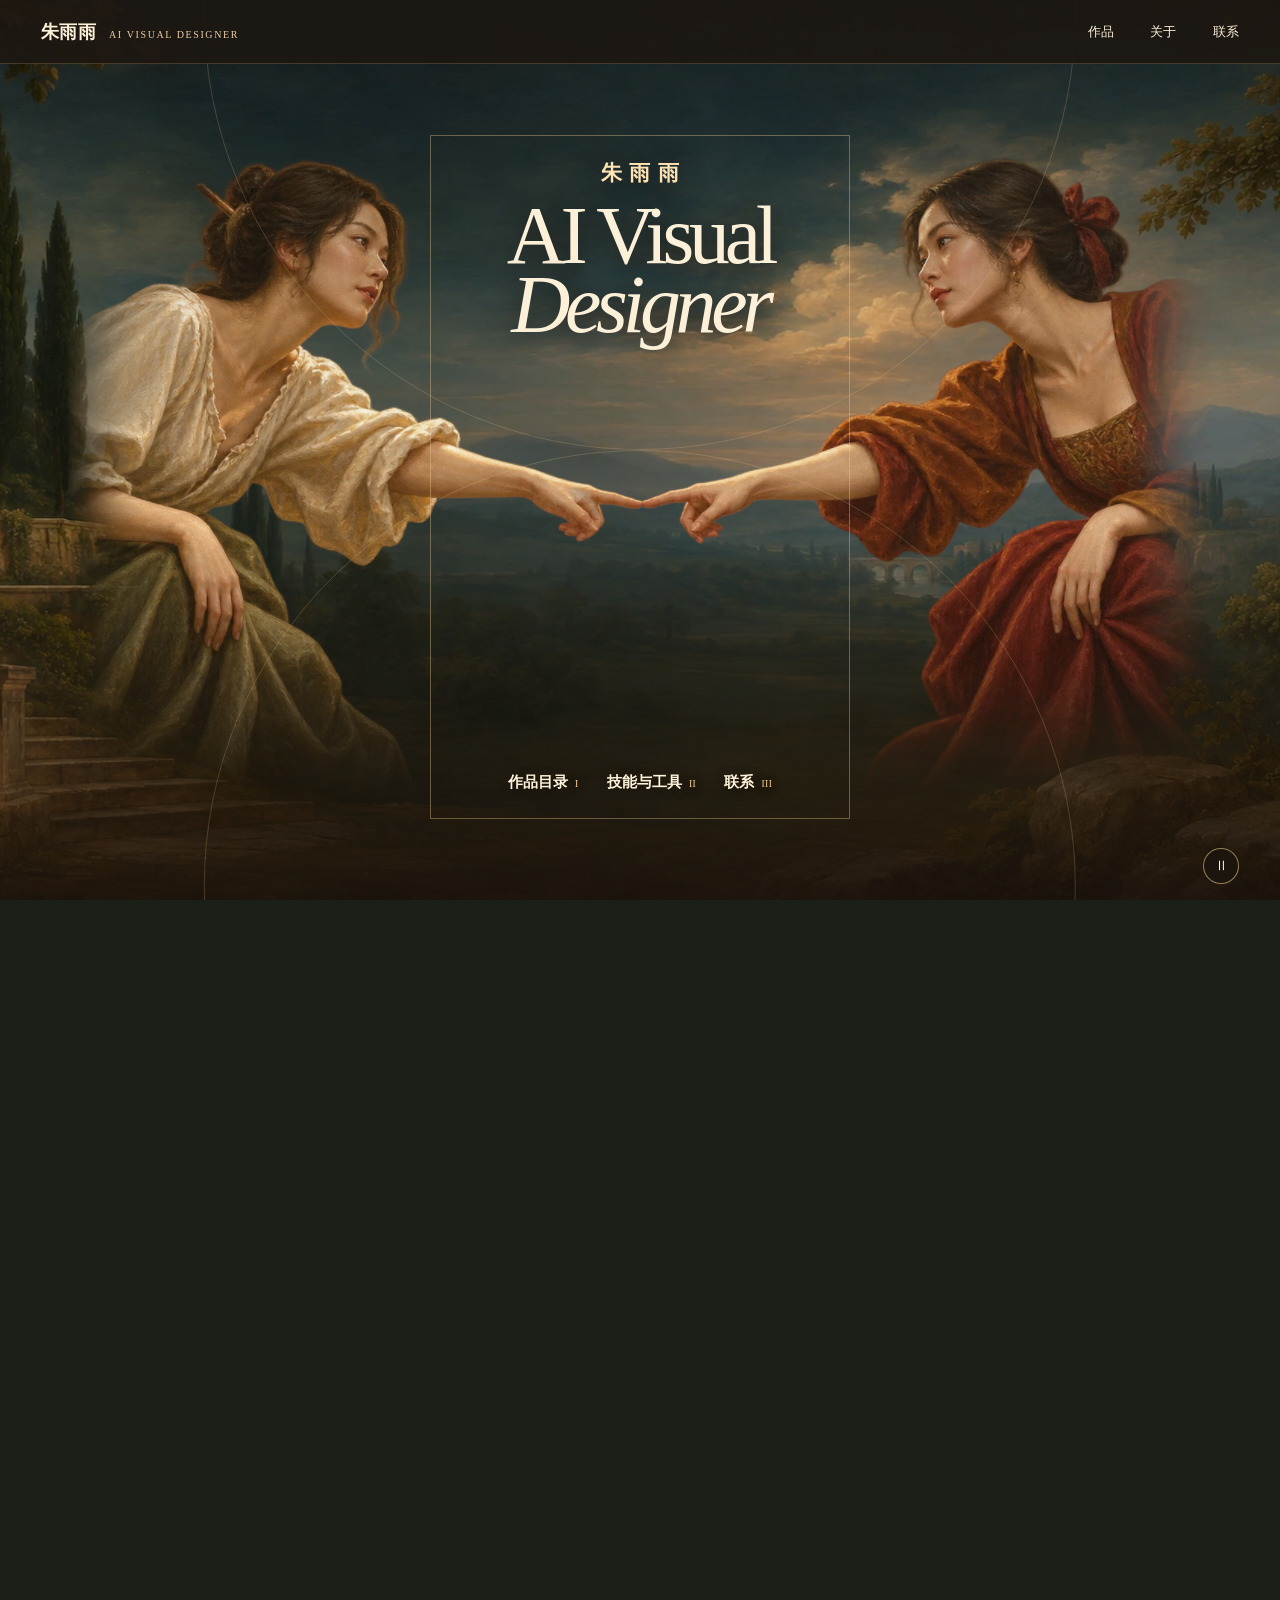
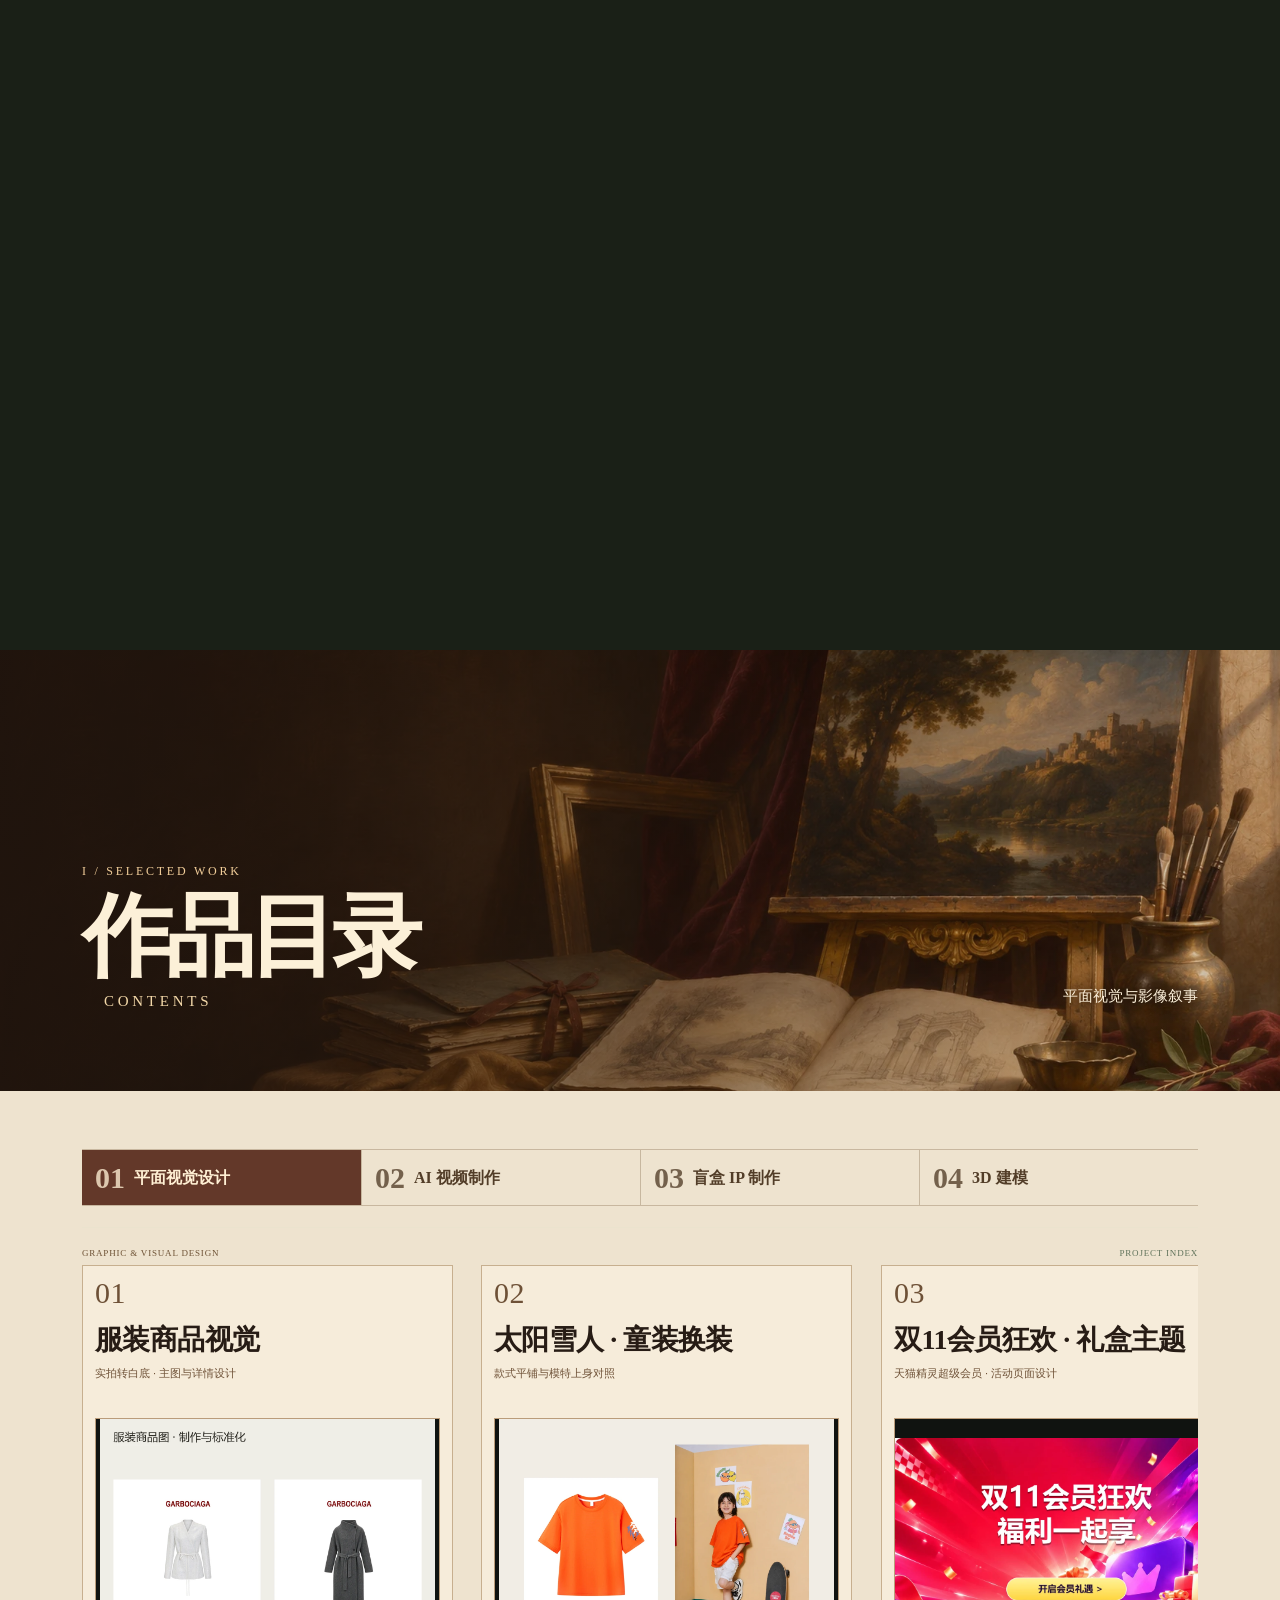
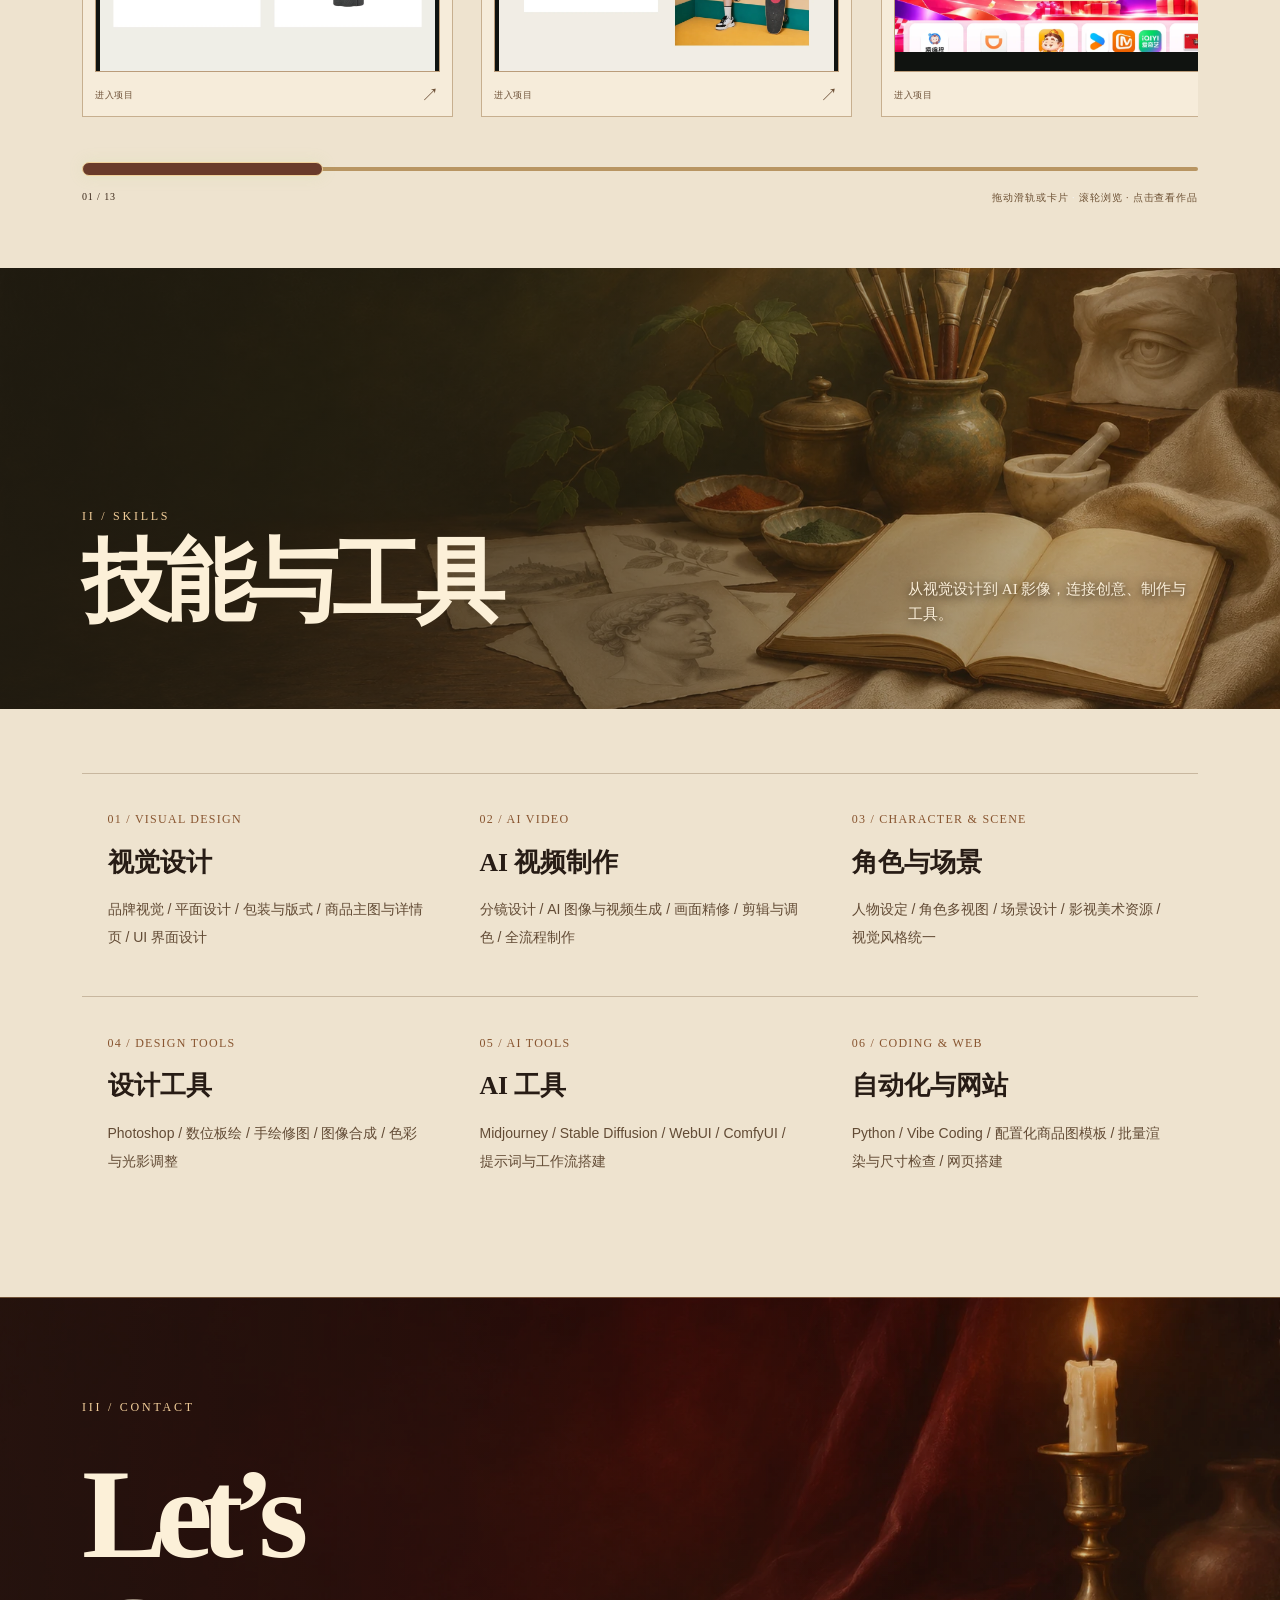
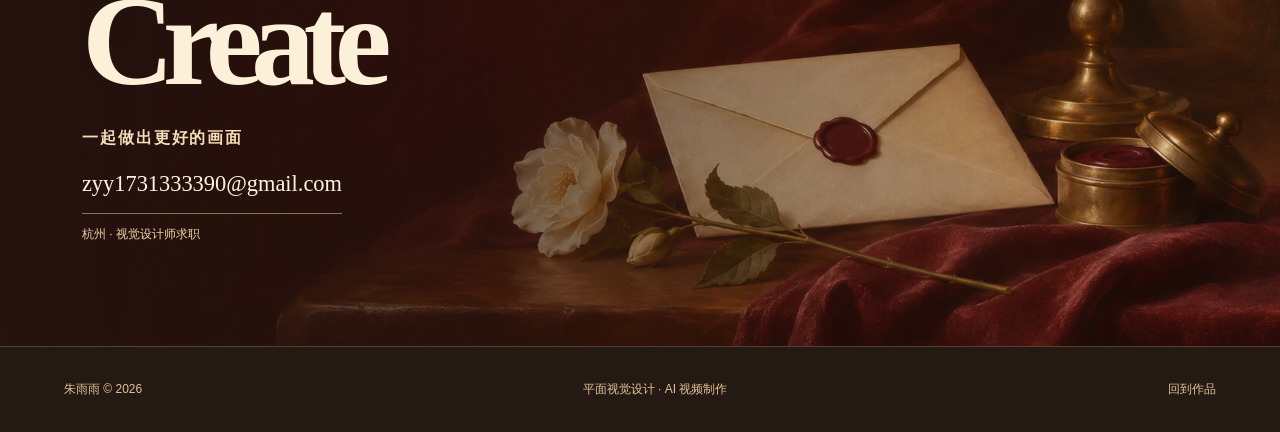
<file: index.html>
<!doctype html><html lang="zh-CN"><head><meta charset="utf-8"><meta name="viewport" content="width=device-width,initial-scale=1"><meta name="theme-color" content="#211811"><meta name="description" content="朱雨雨的视觉设计作品集。探索童装 AI 换装、影视与角色视觉、产品广告，以及品牌与平面视觉设计。"><title>朱雨雨 · AI 视觉设计作品集</title><link rel="preload" href="vendor/Anton-Regular.ttf" as="font" type="font/ttf" crossorigin><link rel="modulepreload" href="vendor/three.module.min.js"><link rel="stylesheet" href="style.css?v=blender-20261102"><link rel="stylesheet" href="production.css?v=skills-grid-13"><script src="data.js?v=emotion-storage-4" defer></script><link rel="stylesheet" href="garment-case.css?v=airy-7"><script src="garment-case.js?v=selected-comparisons-6" defer></script><link rel="stylesheet" href="commerce-cases.css?v=sun-snowman-3"><script src="commerce-cases.js?v=sun-snowman-expanded-4" defer></script><script src="app.js?v=emotion-storage-4" defer></script><meta property="og:title" content="朱雨雨 · AI / VISUAL DESIGNER"><meta property="og:description" content="电商、影视与角色视觉，以及品牌设计的更多可能。"><meta property="og:image" content="https://zyygit-zh.github.io/ai-designer-portfolio/assets/oil-edition/atelier.webp"><script type="module" src="cover-motion.js?v=oil-2"></script><link rel="stylesheet" href="edition.css?v=oil-2"><link rel="stylesheet" href="oil-cases.css?v=emotion-storage-4"></head><body class="edition">
<a class="skip" href="#works">跳到作品</a><header class="header">
  <a class="identity" href="#home" aria-label="朱雨雨首页">朱雨雨 <span>AI VISUAL DESIGNER</span></a>
  <nav aria-label="主导航">
    <a class="edition-direct" href="#works">作品</a>
    <a class="edition-direct" href="#about">关于</a>
    <a class="edition-direct" href="#contact">联系</a>
    <details class="edition-menu">
      <summary>目录</summary>
      <div class="edition-menu-panel">
        <a href="#works">作品目录</a>
        <a href="#about">技能与工具</a>
        <a href="#contact">联系</a>
      </div>
    </details>
  </nav>
</header>
<main><div class="edition-opening" id="home">
  <section class="cover edition-viewport" aria-label="个人网站封面">
    <div class="cover-poster" aria-hidden="true"><img src="assets/oil-edition/figures.webp" alt="" width="1536" height="1024" fetchpriority="high"></div>
    <div id="cover-stage" aria-hidden="true"></div>
    <div class="edition-shade" aria-hidden="true"></div>
    <div class="edition-guides" aria-hidden="true"></div>
    <div class="edition-frame">
      <h1 class="edition-heading"><span class="edition-name">朱雨雨</span><span>AI Visual</span><span>Designer</span></h1>
      <nav class="edition-frame-nav" aria-label="首页目录">
        <a href="#works">作品目录 <span aria-hidden="true">I</span></a>
        <a href="#about">技能与工具 <span aria-hidden="true">II</span></a>
        <a href="#contact">联系 <span aria-hidden="true">III</span></a>
      </nav>
    </div>
    <a class="edition-docked" href="#home" aria-label="返回首页">朱雨雨<br>AI Visual<br>Designer</a>
    <nav class="edition-rail" aria-label="章节目录">
      <a href="#works" aria-current="location">作品目录 <span aria-hidden="true">I</span></a>
        <a href="#about">技能与工具 <span aria-hidden="true">II</span></a>
        <a href="#contact">联系 <span aria-hidden="true">III</span></a>
    </nav>
    <div class="edition-chapter" aria-hidden="true">作品目录</div>
    <button id="cover-motion-toggle" class="cover-motion-toggle" aria-label="暂停封面动效" aria-pressed="false" hidden>Ⅱ</button>
  </section>
</div><section id="works" class="works catalog" aria-labelledby="catalog-title">
 <div class="catalog-heading">
  <div><p class="eyebrow">I / SELECTED WORK</p><h2 id="catalog-title">作品目录<span>CONTENTS</span></h2></div>
  <p class="catalog-heading-note">平面视觉与影像叙事</p>
 </div>
 <div class="catalog-panel">
  <div class="filter-line">
   <div class="filters" aria-label="作品目录分类">
    <button class="active" data-filter="visual" aria-pressed="true"><span class="catalog-tab-number">01</span><span class="catalog-tab-title">平面视觉设计</span><span class="catalog-tab-check" aria-hidden="true">✓</span></button>
    <button data-filter="video" aria-pressed="false"><span class="catalog-tab-number">02</span><span class="catalog-tab-title">AI 视频制作</span><span class="catalog-tab-check" aria-hidden="true">✓</span></button><button class="catalog-tab" data-filter="ip" aria-pressed="false"><span class="catalog-tab-number">03</span><span class="catalog-tab-title">盲盒 IP 制作</span><span class="catalog-tab-check" aria-hidden="true">✓</span></button><button class="catalog-tab" data-filter="model" aria-pressed="false"><span class="catalog-tab-number">04</span><span class="catalog-tab-title">3D 建模</span><span class="catalog-tab-check" aria-hidden="true">✓</span></button>
   </div>
  </div>
  <div class="catalog-meta"><span id="catalog-type">GRAPHIC &amp; VISUAL DESIGN</span><span>PROJECT INDEX</span></div>
  <div class="gallery catalog-gallery" id="gallery" aria-label="平面视觉设计项目目录" tabindex="0"></div>
  <div class="catalog-navigation">
   <input id="gallery-range" class="catalog-range" type="range" min="0" max="1000" step="1" value="0" aria-label="作品目录浏览滑轨" aria-controls="gallery">
   <div class="gallery-bottom"><span id="gallery-status" aria-live="polite"></span><span>拖动滑轨或卡片 <span aria-hidden="true">·</span> 滚轮浏览 <span aria-hidden="true">·</span> 点击查看作品</span></div>
  </div>
 </div>
</section>

<section id="about" class="skills-section" aria-labelledby="skills-title">
 <div class="skills-heading"><div><p class="eyebrow">II / SKILLS</p><h2 id="skills-title">技能与工具</h2></div><p>从视觉设计到 AI 影像，连接创意、制作与工具。</p></div>
 <div class="skills-grid">
  <article class="skill-card"><span class="skill-number">01 / VISUAL DESIGN</span><h3>视觉设计</h3><p>品牌视觉 / 平面设计 / 包装与版式 / 商品主图与详情页 / UI 界面设计</p></article>
  <article class="skill-card"><span class="skill-number">02 / AI VIDEO</span><h3>AI 视频制作</h3><p>分镜设计 / AI 图像与视频生成 / 画面精修 / 剪辑与调色 / 全流程制作</p></article>
  <article class="skill-card"><span class="skill-number">03 / CHARACTER &amp; SCENE</span><h3>角色与场景</h3><p>人物设定 / 角色多视图 / 场景设计 / 影视美术资源 / 视觉风格统一</p></article>
  <article class="skill-card"><span class="skill-number">04 / DESIGN TOOLS</span><h3>设计工具</h3><p>Photoshop / 数位板绘 / 手绘修图 / 图像合成 / 色彩与光影调整</p></article>
  <article class="skill-card"><span class="skill-number">05 / AI TOOLS</span><h3>AI 工具</h3><p>Midjourney / Stable Diffusion / WebUI / ComfyUI / 提示词与工作流搭建</p></article>
  <article class="skill-card"><span class="skill-number">06 / CODING & WEB</span><h3>自动化与网站</h3><p>Python / Vibe Coding / 配置化商品图模板 / 批量渲染与尺寸检查 / 网页搭建</p></article>
 </div>
</section>
<section id="contact" class="contact"><p class="eyebrow">III / CONTACT</p><h2>Let’s<br>Create</h2><p class="contact-motto">一起做出更好的画面</p><div class="contact-links"><a href="mailto:zyy1731333390@gmail.com">zyy1731333390@gmail.com</a><span>杭州 · 视觉设计师求职</span></div></section></main>
<footer><span>朱雨雨 © 2026</span><p>平面视觉设计 · AI 视频制作</p><a href="#works">回到作品</a></footer>
<dialog id="project-dialog" aria-labelledby="project-title"><div class="dialog-top"><span id="project-type"></span><button class="close" id="close-project" aria-label="关闭项目">关闭 ×</button></div><div id="project-content"></div></dialog><dialog id="lightbox" aria-label="查看大图"><button class="close lightbox-close" id="close-lightbox" aria-label="关闭大图">关闭 ×</button><img id="lightbox-image" alt=""><p id="lightbox-caption"></p><div class="lightbox-nav"><button id="lightbox-prev" aria-label="上一张图片">←</button><span id="lightbox-index"></span><button id="lightbox-next" aria-label="下一张图片">→</button></div></dialog>
</body></html>
</file>
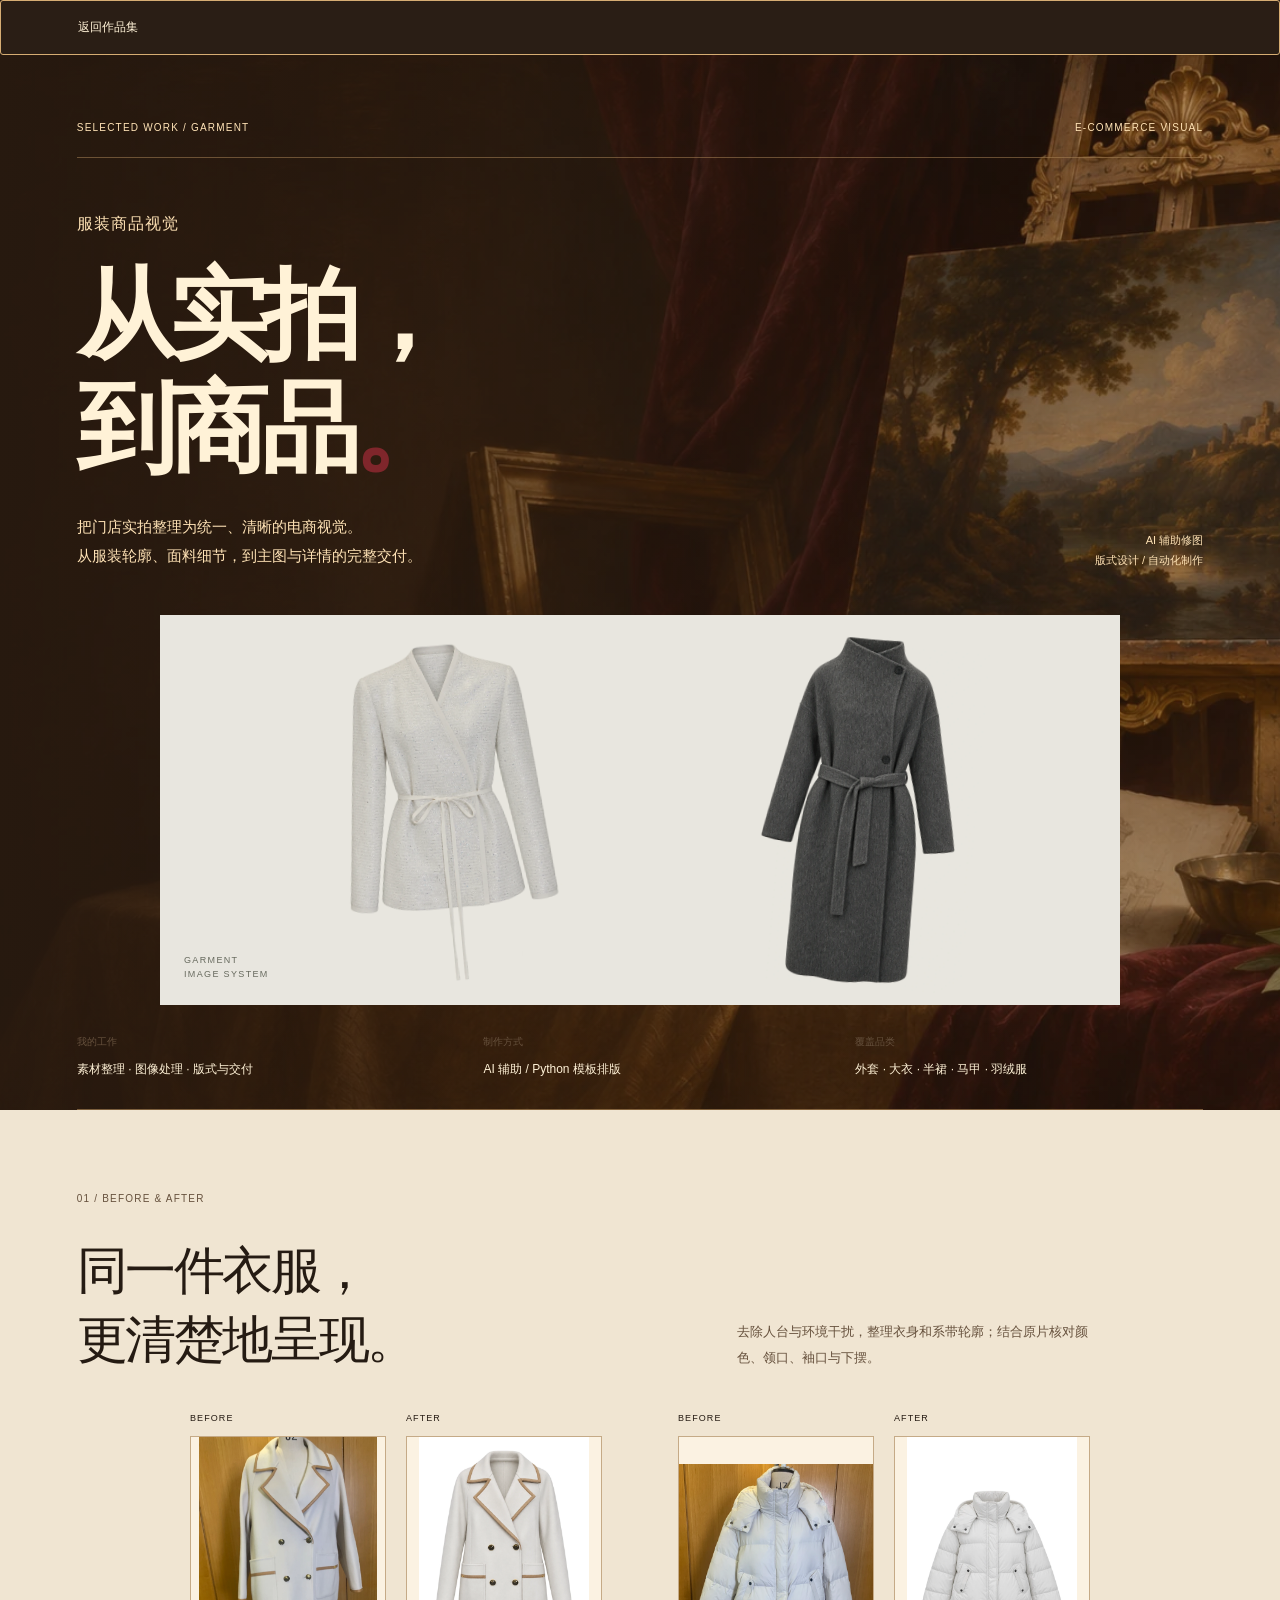
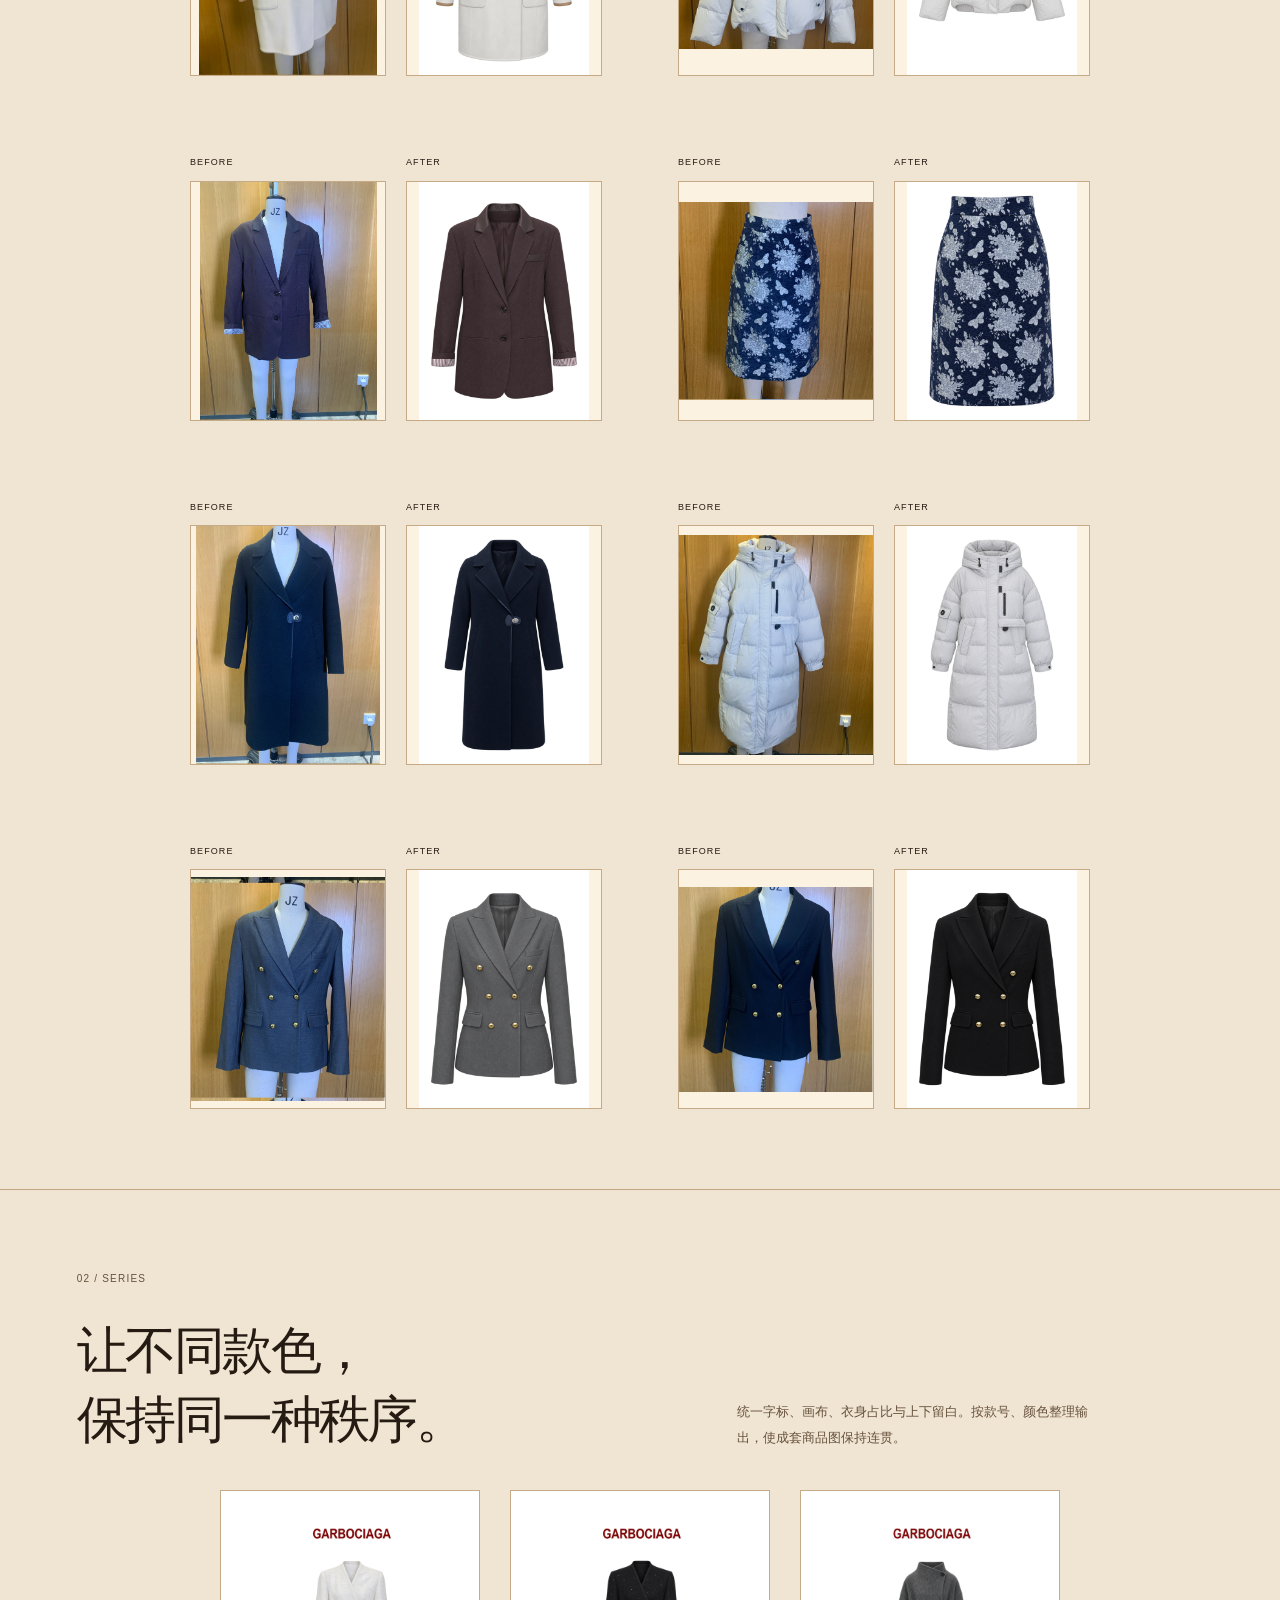
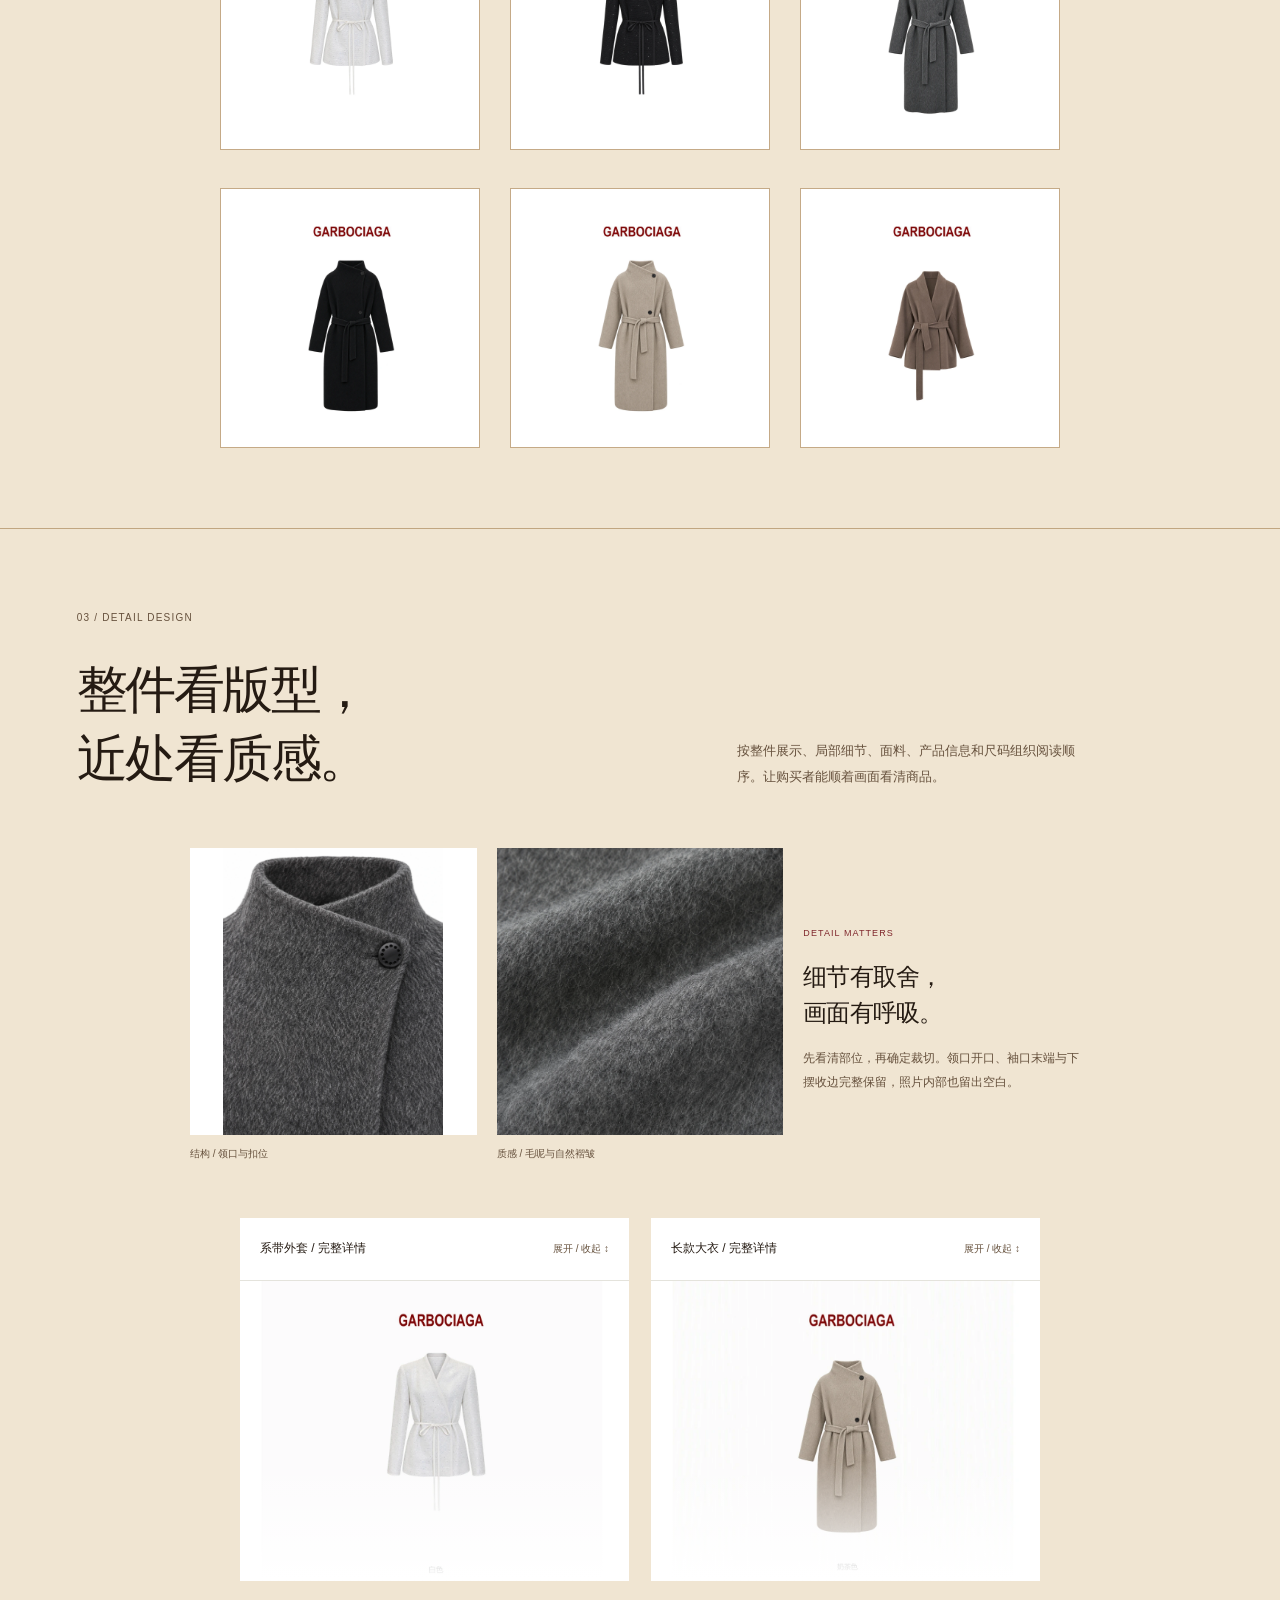
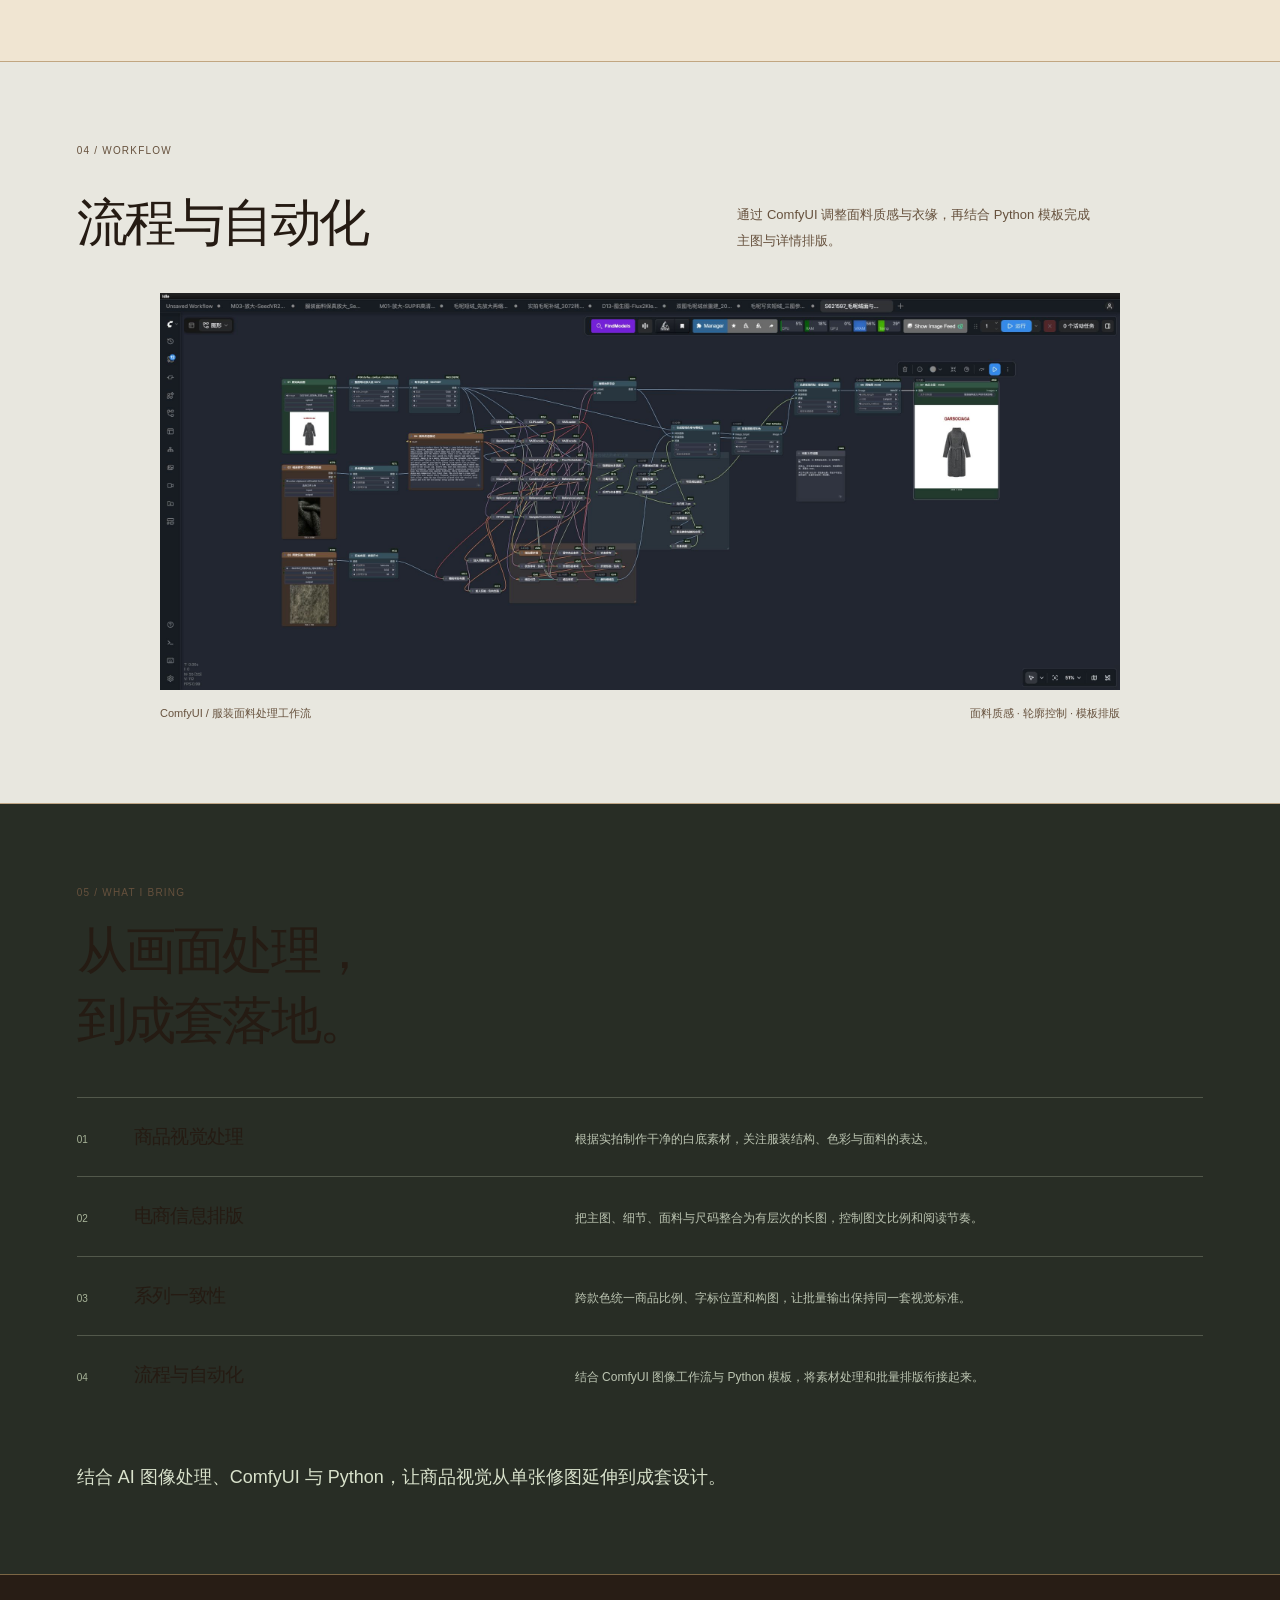
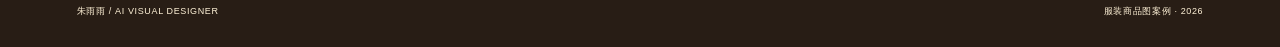
<file: garment-case.html>
<!doctype html>
<html lang="zh-CN"><head><meta charset="utf-8"><meta name="viewport" content="width=device-width,initial-scale=1"><meta name="theme-color" content="#251b13"><meta name="description" content="朱雨雨的服装电商视觉案例：原始实拍与白底成品对比、多色商品图、详情长图，以及 AI 辅助图像处理与 Python 模板排版。"><title>服装商品视觉 — 朱雨雨</title><link rel="stylesheet" href="garment-case.css?v=airy-7"><script src="garment-case.js?v=selected-comparisons-6" defer></script><link rel="stylesheet" href="oil-cases.css?v=oil-1"></head><body class="garment-standalone"><a class="gc-back" href="index.html#works">返回作品集</a><main id="garment-case-page"></main><noscript>此案例需要启用 JavaScript。<a href="assets/garment/cover.webp">查看商品图预览</a></noscript></body></html>
</file>
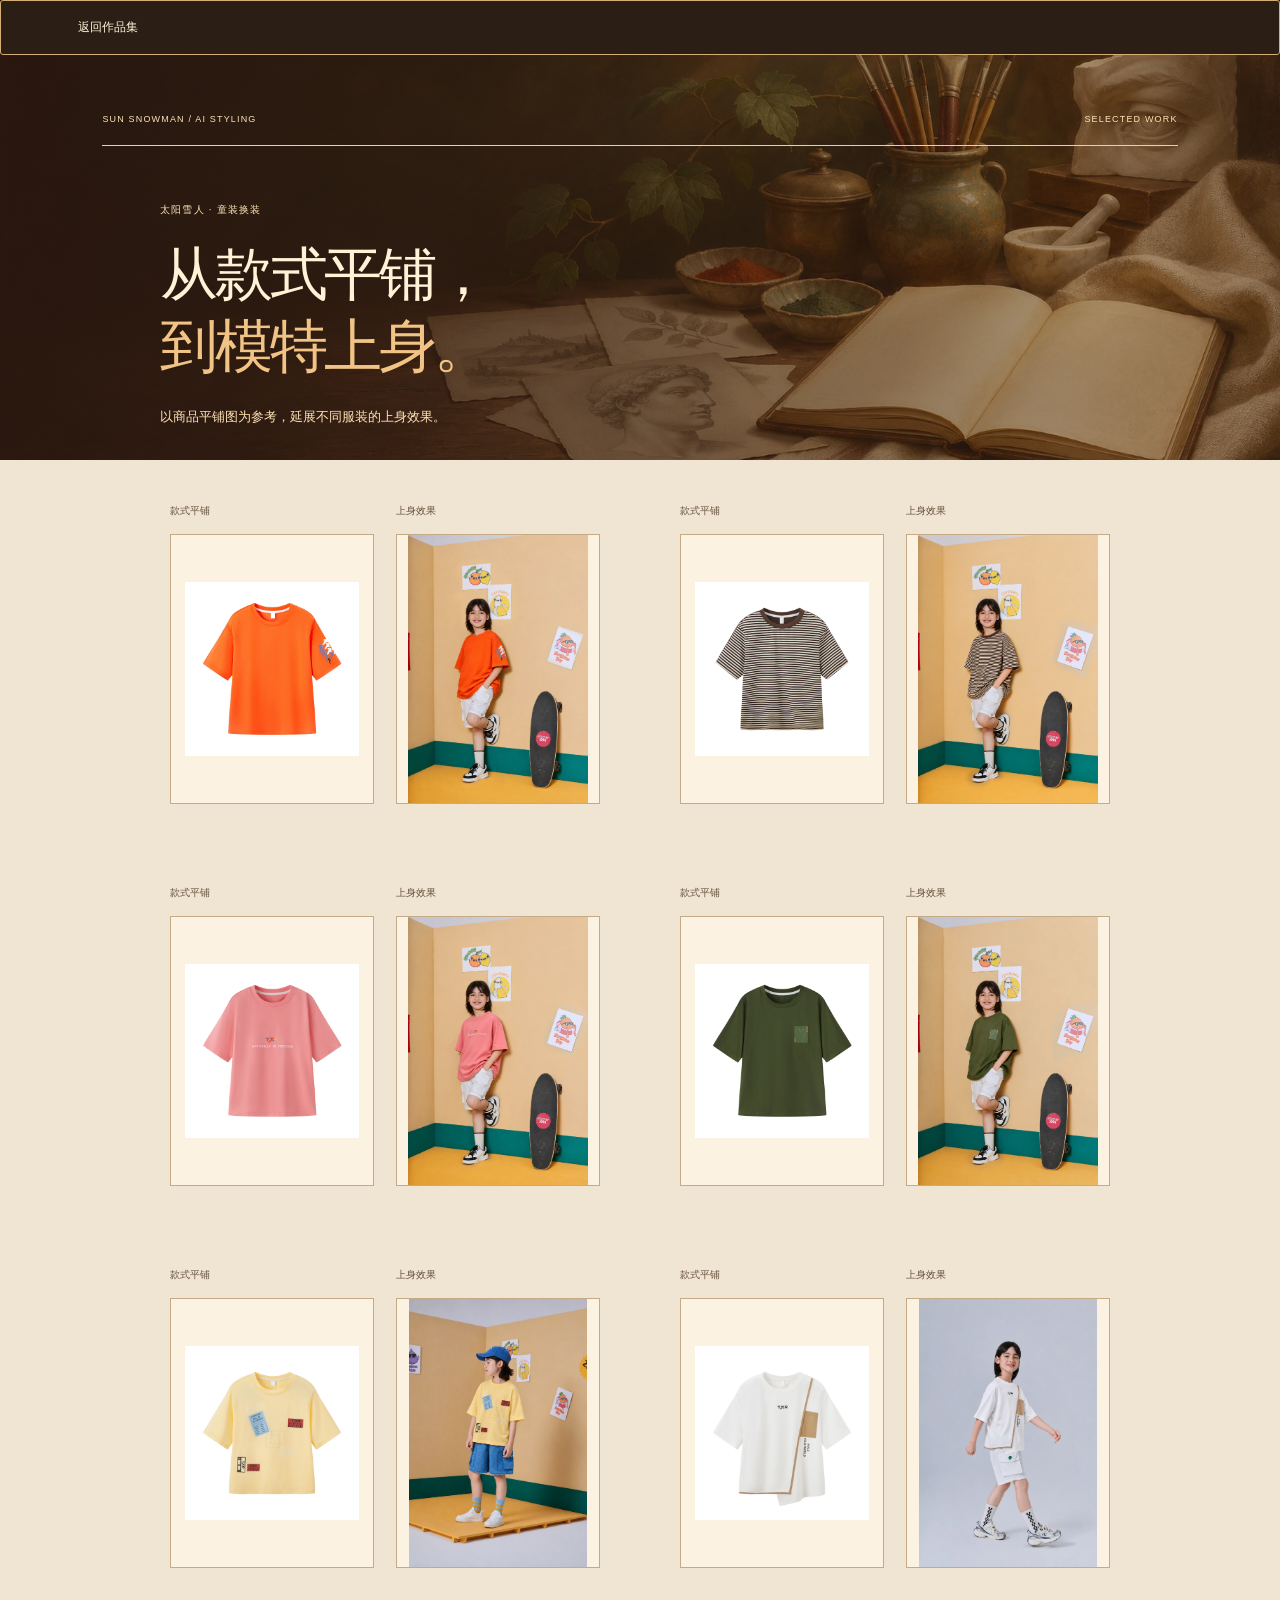
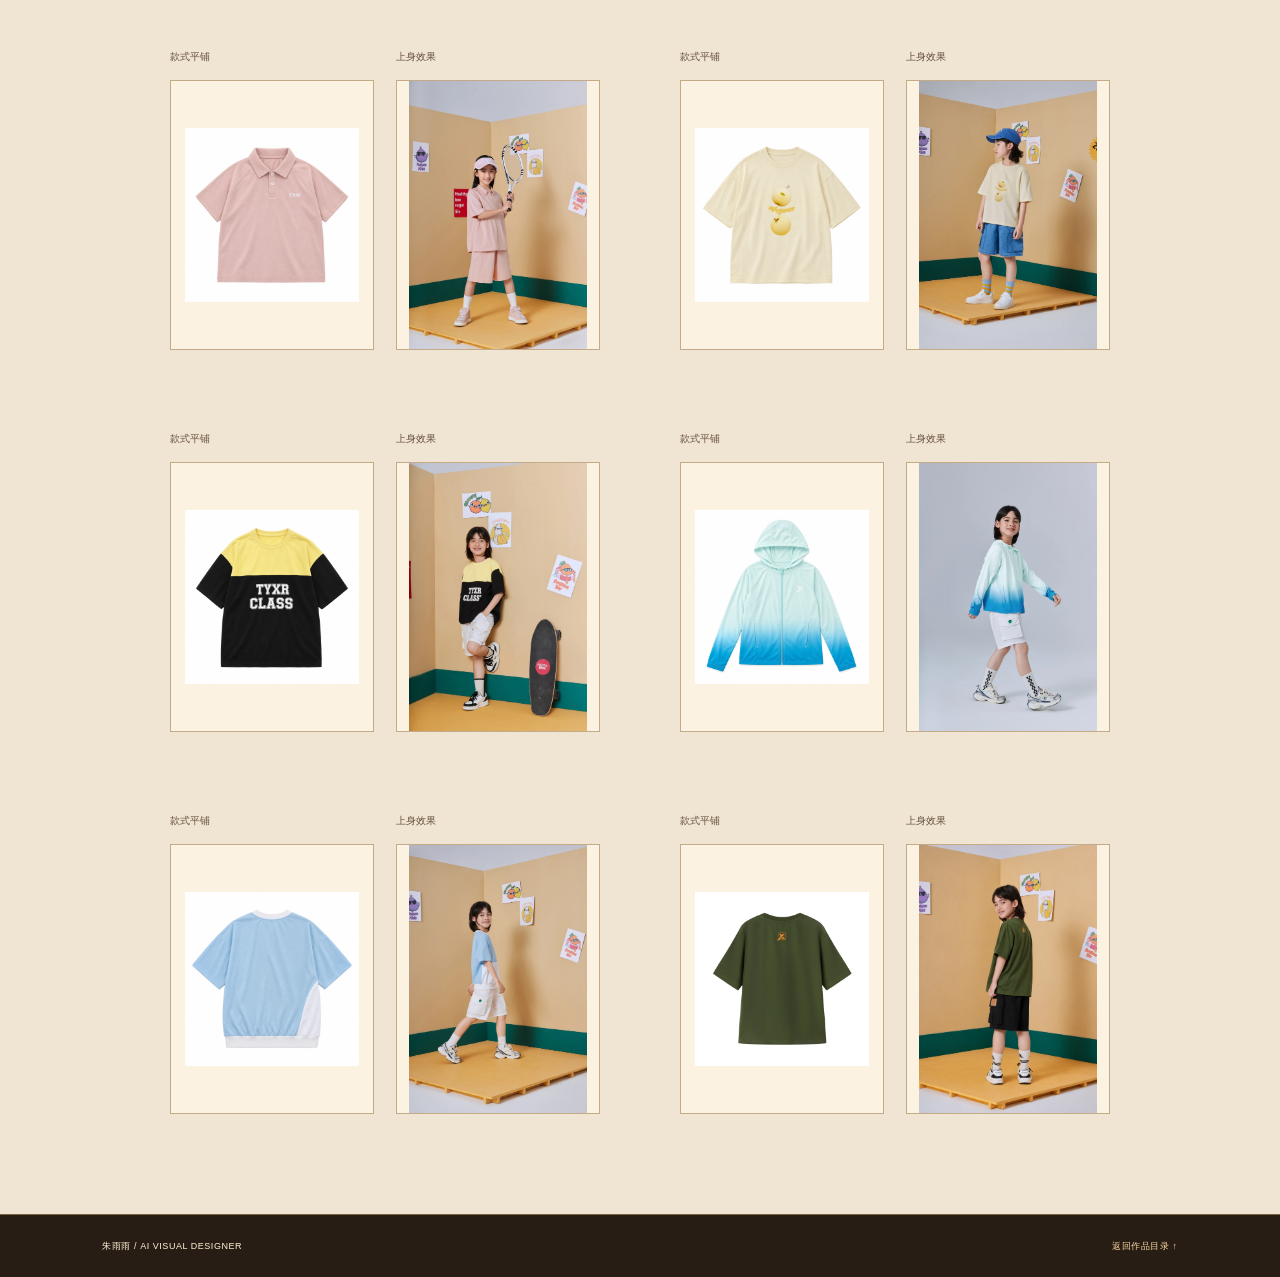
<file: kids-styling-case.html>
<!doctype html>
<html lang="zh-CN"><head><meta charset="utf-8"><meta name="viewport" content="width=device-width,initial-scale=1"><meta name="theme-color" content="#251b13"><meta name="description" content="朱雨雨的太阳雪人童装换装案例：左侧款式平铺，右侧模特上身，展示最新 AI 换装效果。"><title>太阳雪人 · 童装换装 — 朱雨雨</title><link rel="stylesheet" href="commerce-cases.css?v=sun-snowman-3"><script src="commerce-cases.js?v=sun-snowman-expanded-4" defer></script><link rel="stylesheet" href="oil-cases.css?v=oil-1"></head><body class="commerce-standalone"><a class="pc-back" href="index.html#works">返回作品集</a><main data-commerce-page="kids"></main><noscript>请启用 JavaScript 浏览案例，或<a href="assets/process/kids-cover.webp">查看作品预览</a>。</noscript></body></html>
</file>
<file: style.css>
:root{--paper:#f4f1eb;--ink:#262620;--muted:#77776e;--orange:#e34d2f;--line:#d9d6cc;--font:Inter,"PingFang SC","Microsoft YaHei",Arial,sans-serif}*{box-sizing:border-box}html{scroll-behavior:smooth;scroll-padding-top:110px}body{margin:0;background:var(--paper);color:var(--ink);font-family:var(--font);-webkit-font-smoothing:antialiased}button,a{-webkit-tap-highlight-color:transparent}a{color:inherit;text-decoration:none}button{font:inherit;color:inherit;cursor:pointer}button:focus-visible,a:focus-visible,.gallery:focus-visible{outline:3px solid var(--orange);outline-offset:6px}.skip{position:fixed;left:20px;top:-60px;padding:12px;background:var(--ink);color:white;z-index:100}.skip:focus{top:10px}.header{height:100px;padding:0 5vw;display:flex;align-items:center;justify-content:space-between}.identity{font-weight:700;font-size:24px;letter-spacing:-.04em}.identity span{display:block;margin-top:7px;font-size:9px;letter-spacing:.17em;font-weight:500}.header nav{display:flex;align-items:center;gap:36px;font-size:13px}.header nav a{position:relative}.header nav a:not(.download):after{content:'';height:1px;position:absolute;bottom:-5px;left:0;right:100%;background:var(--ink);transition:right .2s}.header nav a:hover:after{right:0}.download{padding:11px 0 11px 23px;border-left:1px solid var(--line)}.download span{margin-left:15px}.works{padding-top:36px;overflow:hidden}.section-intro{padding:0 5vw;display:flex;align-items:end;justify-content:space-between;gap:40px}.eyebrow{font-size:10px;letter-spacing:.2em;font-weight:600;margin:0 0 22px;color:var(--muted)}h1{font-size:clamp(32px,4.1vw,66px);font-weight:600;letter-spacing:-.05em;line-height:1.2;margin:0}.dot{color:var(--orange);margin-left:4px}.intro-aside{font-size:13px;line-height:1.9;margin:0 0 4px;color:var(--muted)}.filter-line{display:flex;justify-content:space-between;align-items:center;padding:38px 5vw 27px}.filters{display:flex;gap:28px}.filters button{border:0;background:none;padding:7px 0;font-size:12px;color:var(--muted);border-bottom:1px solid transparent}.filters button.active{border-color:var(--ink);color:var(--ink)}.filters span{font-size:9px;color:var(--orange);margin-left:5px}.arrows{display:flex;gap:20px}.arrows button,.lightbox-nav button{border:0;background:none;font-size:23px;padding:3px 8px}.gallery{display:flex;gap:34px;padding:12px 5vw 45px;overflow-x:auto;scroll-snap-type:x mandatory;scrollbar-width:none;overscroll-behavior-x:contain}.gallery::-webkit-scrollbar{display:none}.work{background:none;border:0;text-align:left;padding:0;flex:0 0 clamp(290px,37vw,540px);scroll-snap-align:center;min-width:0}.work .image-wrap{position:relative;aspect-ratio:1.25;transform:perspective(1200px) rotateY(0);transition:transform .45s,box-shadow .45s;box-shadow:0 19px 24px -22px #1e1a1660}.work img{display:block;width:100%;height:100%;object-fit:cover;object-position:center;transition:filter .35s}.work.concept img{object-fit:contain;background:#ebe7df}.work:hover .image-wrap{transform:perspective(1200px) translateY(-8px) rotateY(-2deg);box-shadow:14px 25px 33px -25px #1e1a1680}.work .view{position:absolute;bottom:16px;right:16px;background:var(--paper);padding:10px 15px;font-size:11px;opacity:0;transform:translateY(7px);transition:.2s}.work:hover .view,.work:focus-visible .view{opacity:1;transform:none}.work-meta{display:flex;justify-content:space-between;align-items:start;gap:16px;margin-top:23px}.work-title{font-size:21px;line-height:1.4;letter-spacing:-.035em;font-weight:600;margin:0 0 7px}.work-category{color:var(--muted);font-size:11px}.work-number{font-size:11px;color:var(--orange);padding-top:6px}.gallery-bottom{margin:0 5vw;display:flex;justify-content:space-between;padding-bottom:32px;border-bottom:1px solid var(--line);color:var(--muted);font-size:10px;letter-spacing:.1em}.gallery-bottom span:first-child{color:var(--ink);font-variant-numeric:tabular-nums}.featured{padding:105px 5vw 115px;display:grid;grid-template-columns:.75fr 1fr 1.25fr;gap:36px;align-items:center}.featured h2,h2{font-size:clamp(26px,3.3vw,50px);letter-spacing:-.055em;font-weight:550;line-height:1.3;margin:0}.featured-heading p:last-child{font-size:13px;line-height:1.9;color:var(--muted);margin-top:28px}.feature-image{border:0;background:none;text-align:left;padding:0;align-self:start}.feature-image img{display:block;width:100%;aspect-ratio:.8;object-fit:cover;transition:transform .4s}.film-feature{padding-top:100px}.film-feature img{aspect-ratio:1.25;object-position:60% center}.feature-image:hover img{transform:translateY(-5px)}.feature-image>span{display:flex;flex-direction:column;gap:9px;font-size:17px;margin-top:17px}.feature-image b{font-weight:400;font-size:10px;color:var(--muted)}.about{padding:85px 5vw 100px;background:#e9e7de;display:grid;grid-template-columns:1fr 1fr;gap:9vw}.about-title h2{font-size:clamp(32px,4.2vw,66px);line-height:1.55}.text-link{display:inline-block;margin-top:54px;font-size:12px;border-bottom:1px solid;padding-bottom:6px}.lead{font-size:23px;line-height:1.65;margin-top:0;letter-spacing:-.03em}.about-body>p:not(.lead){font-size:13px;line-height:2;color:#696a60}.tool-list{display:grid;grid-template-columns:1fr 1fr;gap:15px;font-size:11px;margin:33px 0 57px;color:#64665b}.about h3{font-size:13px;font-weight:500;margin:0 0 25px}.experience>div{border-top:1px solid #cbcbbf;padding:23px 0}.experience time{font-size:10px;color:var(--muted)}.experience h4{font-size:14px;font-weight:600;margin:13px 0 10px}.experience p{font-size:12px;line-height:1.9;color:#696a60;margin:0}.education{padding-top:20px;border-top:1px solid #cbcbbf}.process{padding:110px 5vw;display:grid;grid-template-columns:1fr 1fr;gap:9vw}.process h2{font-size:clamp(32px,4vw,62px);line-height:1.5}.process article{position:relative;padding-left:55px;margin-bottom:40px}.process article>span{position:absolute;top:2px;left:0;font-size:12px;color:var(--orange)}.process article h3{font-size:19px;font-weight:500;margin:0 0 16px}.process article p{font-size:13px;line-height:1.9;color:var(--muted);max-width:470px}.small-note{font-size:10px;color:var(--muted);line-height:1.8;padding-left:55px}.contact{background:var(--ink);color:var(--paper);padding:90px 5vw 100px;display:grid;grid-template-columns:1.1fr 1fr;align-items:end;gap:25px}.contact>.eyebrow{grid-column:1/-1;color:#a8a89b}.contact h2{font-size:clamp(40px,5.2vw,80px);font-weight:500}.contact-links{display:flex;flex-direction:column;gap:25px;padding-bottom:8px}.contact-links a{font-size:clamp(17px,2vw,29px);display:flex;justify-content:space-between;padding-bottom:16px;border-bottom:1px solid #525247}.contact-links>span{font-size:12px;color:#a8a89b}footer{padding:32px 5vw;font-size:10px;color:var(--muted);display:flex;align-items:center;justify-content:space-between;gap:30px}footer p{margin:0;line-height:1.8}dialog{border:0;padding:0;background:var(--paper);color:var(--ink);max-width:none}dialog::backdrop{background:#1a1919b8;backdrop-filter:blur(8px)}#project-dialog{width:min(1120px,94vw);height:90vh;max-height:90vh;overflow-y:auto;overscroll-behavior:contain}.dialog-top{display:flex;justify-content:space-between;align-items:center;padding:22px 40px;position:sticky;top:0;z-index:5;background:var(--paper);border-bottom:1px solid var(--line)}.dialog-top>span{font-size:10px;letter-spacing:.08em;color:var(--muted)}.close{border:0;background:none;padding:10px 0 10px 20px;font-size:12px}.project-header{padding:50px 40px 32px}.project-header h2{font-size:clamp(32px,4vw,55px);line-height:1.35;margin-bottom:24px}.project-header .summary{max-width:740px;line-height:1.9;font-size:15px;color:#66675e}.project-facts{display:grid;grid-template-columns:1fr 2fr;gap:35px;margin-top:32px;font-size:12px;line-height:1.9;border-top:1px solid var(--line);padding-top:24px}.project-facts strong{display:block;font-size:10px;color:var(--muted);font-weight:400;letter-spacing:.08em;margin-bottom:8px}.project-body{padding:0 40px 50px}.project-body h3{font-size:22px;margin:42px 0 14px;font-weight:550}.project-body .section-copy{font-size:13px;line-height:1.9;color:var(--muted);max-width:740px;margin-bottom:25px}.project-images{display:grid;grid-template-columns:repeat(2,minmax(0,1fr));gap:22px}.project-images.three{grid-template-columns:repeat(3,minmax(0,1fr))}.project-images.single{grid-template-columns:1fr}.project-images figure{margin:0;min-width:0}.project-images button{border:0;background:none;padding:0;display:block;width:100%;position:relative;cursor:zoom-in}.project-images img{width:100%;height:auto;display:block;max-height:780px;object-fit:contain}.project-images figcaption{font-size:10px;color:var(--muted);line-height:1.7;margin-top:11px}.video-block{margin-top:36px}.video-block h4{font-size:15px;font-weight:500;margin:0 0 14px}.video-block video{display:block;width:100%;max-height:650px;background:#141414}.video-block p{font-size:10px;color:var(--muted);line-height:1.8}.project-note{border-top:1px solid var(--line);padding-top:25px;margin-top:45px;font-size:11px;line-height:1.9;color:var(--muted)}#lightbox{width:100vw;height:100dvh;max-height:none;max-width:none;background:#171716;color:#e9e6de;overflow:hidden;padding:65px 35px 80px;display:none}#lightbox[open]{display:flex;flex-direction:column;align-items:center;justify-content:center}#lightbox-image{max-height:calc(100dvh - 175px);max-width:100%;object-fit:contain;display:block}.lightbox-close{position:absolute;right:30px;top:15px;color:white}.lightbox-nav{position:absolute;bottom:22px;display:flex;gap:40px;align-items:center;font-size:12px}.lightbox-nav button{color:white}#lightbox-caption{font-size:11px;margin:15px 0 0;color:#b6b5a9;text-align:center;max-width:80vw}body.modal-open{overflow:hidden}.empty{padding:80px;color:var(--muted)}
@media(min-width:1600px){.header,.section-intro,.filter-line{padding-left:max(5vw,calc((100vw - 1440px)/2));padding-right:max(5vw,calc((100vw - 1440px)/2))}.works{padding-top:45px}.gallery{padding-left:max(5vw,calc((100vw - 1440px)/2))}}
@media(max-width:800px){.header{height:86px}.identity{font-size:21px}.header nav{gap:23px}.header .download{display:none}.works{padding-top:24px}.section-intro{align-items:start}.intro-aside{display:none}.eyebrow{font-size:9px;margin-bottom:18px}.filter-line{padding-top:29px;padding-bottom:19px;gap:10px}.filters{gap:20px;overflow:auto;scrollbar-width:none;white-space:nowrap}.filters button{font-size:11px}.arrows{gap:8px}.arrows button{font-size:20px;padding:2px}.gallery{gap:23px;padding-bottom:33px}.work{flex-basis:76vw}.work .image-wrap{aspect-ratio:1.12}.work-title{font-size:19px}.work .view{display:none}.featured{padding:70px 5vw;grid-template-columns:1fr 1fr;gap:25px}.featured-heading{grid-column:1/-1;margin-bottom:7px}.featured-heading p:last-child{margin:15px 0}.featured-heading p:last-child br{display:none}.film-feature{padding-top:55px}.about{grid-template-columns:1fr;padding:65px 5vw;gap:45px}.about-title h2{font-size:40px;line-height:1.35}.about-title .text-link{margin-top:26px}.lead{font-size:21px}.tool-list{margin-bottom:40px}.process{grid-template-columns:1fr;padding:65px 5vw;gap:35px}.process h2{font-size:36px;line-height:1.35}.process article{padding-left:40px}.small-note{padding-left:40px}.contact{grid-template-columns:1fr;padding:65px 5vw;gap:25px}.contact h2{font-size:53px}.contact-links{margin-top:15px}.contact-links a{font-size:21px}.contact>.eyebrow{margin-bottom:0}footer{align-items:start;flex-wrap:wrap;gap:17px;font-size:9px}footer p{order:3;flex-basis:100%}.dialog-top{padding:14px 22px}.project-header{padding:35px 22px 22px}.project-facts{grid-template-columns:1fr;gap:17px;margin-top:24px}.project-body{padding:0 22px 35px}.project-images{gap:14px}.project-images.three{grid-template-columns:1fr 1fr}.project-images.three figure:first-child{grid-column:1/-1}.project-body h3{font-size:20px}.project-header .summary{font-size:14px}#project-dialog{width:96vw;height:94dvh;max-height:94dvh}#lightbox{padding:65px 10px 85px}.gallery-bottom{font-size:9px}.experience h4{line-height:1.6}}
@media(prefers-reduced-motion:reduce){html{scroll-behavior:auto}*,*:before,*:after{transition:none!important;animation:none!important}.work:hover .image-wrap{transform:none}}
/* Black / white / glass direction, based on the supplied cover. */
:root{--paper:#08090b;--ink:#f2f3f5;--muted:#8d9097;--orange:#d9dce3;--line:#ffffff24;color-scheme:dark}body{background:#08090b}.header{height:90px;border-bottom:1px solid #ffffff15;position:relative;z-index:10;background:#08090b}.identity{font-size:21px;letter-spacing:.02em}.identity span{color:#979ba3;font-size:8px;letter-spacing:.2em}.header nav{font-size:11px;letter-spacing:.05em}.download{border-color:#ffffff20}.visually-hidden{position:absolute!important;width:1px;height:1px;padding:0;margin:-1px;overflow:hidden;clip:rect(0,0,0,0);white-space:nowrap;border:0}.cover{position:relative;overflow:hidden;background:#060709;border-bottom:1px solid #ffffff16}.cover-art{display:block;width:100%;height:auto;max-height:calc(100svh - 90px);object-fit:contain;object-position:center;user-select:none}.cover-entry{position:absolute;left:2.3%;bottom:3.6%;width:16%;height:6.4%;min-height:30px;background:linear-gradient(130deg,#ffffff00,#ffffff00);border:1px solid transparent;transition:background .3s,border .3s;border-radius:2px}.cover-entry:hover,.cover-entry:focus-visible{background:#ffffff10;border-color:#ffffff40;backdrop-filter:blur(3px)}.entry-arrow{position:absolute;right:-18px;top:50%;transform:translateY(-50%);font-size:22px;transition:transform .25s;opacity:0}.cover-entry:hover .entry-arrow,.cover-entry:focus-visible .entry-arrow{opacity:1;transform:translate(5px,-50%)}.cover-caption{position:absolute;right:4vw;bottom:5.3%;font-size:9px;letter-spacing:.18em;color:#aeb1ba}.works{padding-top:100px;background:linear-gradient(170deg,#0a0b0e,#08090b 70%)}.section-intro{align-items:center}.eyebrow{font-size:9px;letter-spacing:.23em;color:#90959d}.works-title{font-size:clamp(37px,5.3vw,84px);font-weight:850;letter-spacing:-.065em;line-height:.98;max-width:850px}.works-title>span{display:block;font-size:12px;letter-spacing:.2em;font-weight:400;margin-top:22px;color:#959aa4}.intro-aside{font-size:12px;color:#a2a5ae}.filter-line{padding-top:37px}.filters button.active{border-color:white}.arrows button:disabled{opacity:.25;cursor:default}.gallery{padding-bottom:52px}.work .image-wrap{box-shadow:0 22px 32px -15px #0009;transition:transform .45s,box-shadow .45s}.work:hover .image-wrap{box-shadow:0 28px 48px -18px #000,0 0 0 1px #ffffff22;transform:perspective(1300px) translateY(-8px) rotateY(-2deg)}.work.concept img{background:#14161b}.work .view{background:#ffffff10;border:1px solid #ffffff30;backdrop-filter:blur(16px);color:white}.work-title{font-size:21px;font-weight:500;letter-spacing:-.02em}.work-number{color:#a6aab3}.work-category{color:#8a8f99}.gallery-bottom{border-color:#ffffff1c}.featured{padding-top:105px;padding-bottom:115px}.featured h2{font-size:clamp(37px,4vw,64px);font-weight:800;line-height:.95;letter-spacing:-.06em}.cn-subtitle{display:block;font-size:12px;font-weight:400;letter-spacing:.13em;margin-top:25px;color:#a8acb4}.featured-heading p:last-child{font-size:12px;color:#8d929c}.feature-image img{filter:saturate(.92);box-shadow:0 15px 35px #0005}.feature-image b{color:#8d929c}.about{background:linear-gradient(120deg,#121419,#0c0e12);border-top:1px solid #ffffff1c;border-bottom:1px solid #ffffff1c}.about-title h2{font-family:Arial,var(--font);font-weight:800;font-size:clamp(42px,5.9vw,93px);letter-spacing:-.075em;line-height:.98;overflow-wrap:anywhere}.about-motto{font-size:11px;letter-spacing:.08em;line-height:1.9;color:#979ba5;margin-top:27px}.about-title .text-link{color:#c4c7ce;font-size:11px;border-color:#616672}.lead{color:#f0f1f4;font-size:22px}.about-body>p:not(.lead){color:#a0a4ad}.tool-list{color:#b7bcc6;font-size:10px;gap:14px;border-top:1px solid #ffffff1c;padding-top:24px}.experience>div{border-color:#ffffff1c}.experience time{color:#858b96;font-size:10px}.experience h4{color:#e4e6eb}.experience p{color:#9b9faa}.education{border-color:#ffffff1c}.process h2{font-family:Arial,var(--font);font-size:clamp(47px,5vw,79px);font-weight:800;line-height:.99;letter-spacing:-.065em}.process article h3{color:#e7e9ef}.process article p{color:#9298a2}.process article>span{color:#b6bbc6}.contact{background:#101216;border-top:1px solid #ffffff1c;position:relative;overflow:hidden;align-items:center}.contact h2{font-family:Arial,var(--font);font-weight:800;font-size:clamp(62px,9vw,140px);letter-spacing:-.065em;line-height:.88}.contact .eyebrow{color:#9096a0}.contact-motto{position:absolute;bottom:45px;left:5vw;font-size:11px;letter-spacing:.12em;color:#8e949f}.contact-links{padding-bottom:0}.contact-links a{font-weight:300;font-size:clamp(16px,1.75vw,28px);color:#e5e7ec;border-color:#ffffff28}.contact-links>span{color:#9298a2}footer{border-top:1px solid #ffffff17;background:#08090b;color:#828893}.dot{color:#b7beca}.dialog-top{background:#0b0d12e8;backdrop-filter:blur(24px);border-color:#ffffff1c}.dialog-top>span{color:#a2a8b4}#project-dialog{background:#0e1117;color:#eff1f6;border:1px solid #ffffff21;box-shadow:0 30px 120px #000a}dialog::backdrop{background:#020306d4;backdrop-filter:blur(15px)}.project-header h2{font-weight:650;letter-spacing:-.03em}.project-header .summary{color:#a3a9b3}.project-facts{color:#d5dae3;border-color:#ffffff20}.project-facts strong{color:#828b99}.project-body .section-copy{color:#9ca4b0}.project-images figcaption{color:#87909e}.project-images img{background:#141820}.project-note{color:#929aa8;border-color:#ffffff1b}.video-block p{color:#8992a1}.close{color:#dce1eb}#lightbox{background:#050609}#lightbox-caption{color:#a5adba}.lightbox-nav{color:#cbd2de}.skip{background:#fff;color:#08090b}
@media(min-width:1600px){.works{padding-top:100px}}
@media(max-width:800px){.header{height:78px}.identity{font-size:18px}.identity span{font-size:7px}.header nav{gap:21px;font-size:10px}.cover-art{max-height:none;aspect-ratio:2048/1096;object-fit:contain;width:100%}.cover-caption{font-size:6px;right:4%;bottom:4%;letter-spacing:.12em}.cover-entry{min-height:23px;width:18%;bottom:2.2%;left:2.4%}.entry-arrow{font-size:15px;right:-11px}.works{padding-top:60px}.works-title{font-size:43px;max-width:95vw}.works-title>span{font-size:10px;margin-top:16px}.featured{padding-top:65px;padding-bottom:70px}.featured h2{font-size:43px}.featured-heading{display:grid;grid-template-columns:1fr 1fr;gap:0 20px}.featured-heading>.eyebrow{grid-column:1/-1}.featured-heading p:last-child{align-self:end;font-size:11px}.cn-subtitle{font-size:10px;margin-top:17px}.about-title h2{font-size:clamp(43px,10.8vw,78px);line-height:.98}.about-title .text-link{margin-top:15px}.about-motto{margin-top:20px;font-size:10px}.about{gap:35px}.lead{font-size:20px}.process h2{font-size:56px}.contact{padding-bottom:110px}.contact h2{font-size:75px}.contact-motto{bottom:35px;font-size:10px}.contact-links{margin-top:12px}.contact-links a{font-size:20px}.dialog-top{padding:14px 20px}.project-images img{background:#101319}}

/* Live optical glass Z cover. */
.cover{height:clamp(420px,54vw,calc(100svh - 90px));min-height:360px}.cover-poster{position:absolute;inset:0;overflow:hidden;pointer-events:none}.cover-poster img{position:absolute;top:0;left:50%;display:block;height:100%;width:auto;max-width:none;transform:translateX(-50%)}.motion-ready .cover-poster{visibility:hidden}#cover-stage{position:absolute;inset:0;opacity:0}.motion-ready #cover-stage{opacity:1}#cover-stage canvas{display:block;width:100%;height:100%}.cover-entry{z-index:2;left:4vw;bottom:5%;height:auto;min-height:40px;width:auto;padding:10px 0}.cover-entry-label{display:block;font-size:20px;font-weight:800;letter-spacing:-.04em}.cover-caption{z-index:2;bottom:7%}.cover-motion-toggle{position:absolute;right:4vw;top:25px;z-index:3;border:1px solid #ffffff40;background:#ffffff08;backdrop-filter:blur(8px);width:36px;height:36px;border-radius:50%;font-size:13px}.cover-motion-toggle[hidden]{display:none}.entry-arrow{right:-30px}.cover-entry:hover{border-color:transparent;background:none}.cover-entry:focus-visible{outline:2px solid white;outline-offset:6px}@media(max-width:800px){.cover{height:76vw;min-height:320px;max-height:650px}.cover-entry-label{font-size:15px}.cover-entry{left:5vw;bottom:4%}.cover-caption{bottom:7%;font-size:6px}.cover-motion-toggle{width:30px;height:30px;top:18px}}

.cover-entry{min-width:150px}
@media(max-width:800px){.cover-entry{min-width:110px}}

@font-face{font-family:CoverDisplay;src:url("vendor/Anton-Regular.ttf") format("truetype");font-weight:400;font-style:normal;font-display:swap}

/* Project index: dark green frosted glass and offset portfolio cards. */
#works.catalog{--catalog-green:#c2ef9b;padding:64px 0 58px;position:relative;background:#080b09;isolation:isolate;overflow:hidden}
.catalog:before,.catalog:after{content:"";position:absolute;z-index:-1;pointer-events:none;border-radius:50%;filter:blur(70px)}
.catalog:before{width:460px;height:340px;right:-80px;top:50px;background:#49734a26}
.catalog:after{width:480px;height:260px;left:10%;bottom:60px;background:#6c8d4530}
.catalog-heading{margin:0 auto 32px;width:90%;max-width:1440px;display:flex;justify-content:space-between;align-items:end;gap:24px}
.catalog-heading .eyebrow{color:#9fa99c;margin-bottom:13px}
#catalog-title{font-size:clamp(34px,3.6vw,57px);font-weight:750;letter-spacing:.02em;line-height:1.1}
#catalog-title>span{font-family:CoverDisplay,Arial,sans-serif;font-weight:400;font-size:.52em;letter-spacing:.025em;color:#82967c;display:inline-block;margin-left:22px}
.catalog-heading-note{color:#9ca897;font-size:11px;line-height:1.9;margin:0}
.catalog-panel{position:relative;width:90%;max-width:1440px;margin:0 auto;border:1px solid #d0f0be30;border-radius:32px;background:linear-gradient(125deg,#d7f5c814,#a6c5980b 45%,#cadfc614);box-shadow:inset 0 1px 0 #efffe51a,0 24px 80px #0005;backdrop-filter:blur(32px);-webkit-backdrop-filter:blur(32px);overflow:hidden}
.catalog-panel:before{content:"";position:absolute;inset:0;pointer-events:none;background:radial-gradient(ellipse at 70% 100%,#a3d47718,transparent 65%),linear-gradient(140deg,#ffffff08,transparent 45%);z-index:-1}
.catalog .filter-line{padding:26px 34px 17px;gap:24px;align-items:center}
.catalog .filters{gap:12px;flex-wrap:wrap}
.catalog .filters button{display:flex;align-items:center;gap:12px;padding:12px 18px;border:1px solid transparent;border-radius:12px;font-size:14px;color:#9caa95;transition:background .25s,border-color .25s,color .25s}
.catalog .filters button.active{background:#b5e89716;border-color:#c4eea944;color:#e6f6d9}
.catalog .filters button:hover{background:#b5e8970d;color:#ecf8e3}
.catalog .filters .catalog-tab-number{font-family:CoverDisplay,Arial,sans-serif;font-size:19px;margin:0;color:#73816c}
.catalog .filters button.active .catalog-tab-number{color:var(--catalog-green)}
.catalog .arrows{gap:9px}
.catalog .arrows button{font-size:21px;line-height:1;width:38px;height:38px;border:1px solid #c1dda42b;border-radius:50%;color:#cfe9bb}
.catalog .arrows button:hover:not(:disabled){background:#bcdf9c18;border-color:#c4eea965}
.catalog-meta{display:flex;justify-content:space-between;margin:0 34px;padding-top:20px;border-top:1px solid #d1e4c31b;font-size:9px;letter-spacing:.15em;color:#91a685}
.catalog-meta>span:last-child{color:#61735b}
#works .catalog-gallery{padding:40px 36px 54px;gap:14px;scroll-snap-type:x proximity;scroll-padding-inline:36px;align-items:flex-start}
#works .catalog-card{position:relative;flex:0 0 clamp(220px,22vw,306px);margin-right:-8px;padding:20px 18px 14px;border:1px solid #d8efc942;border-radius:22px;background:linear-gradient(150deg,#cbe9b91c,#abc0940c);box-shadow:inset 0 1px 0 #ffffff16,0 18px 28px #0006;backdrop-filter:blur(20px);-webkit-backdrop-filter:blur(20px);transform:translateY(var(--card-offset)) rotate(var(--card-angle));transform-origin:50% 88%;transition:transform .35s,border-color .35s,box-shadow .35s;background-clip:padding-box;scroll-snap-align:start;will-change:transform}
#works .catalog-card:nth-child(4n+2){background:linear-gradient(145deg,#c3cdc21a,#b7d79d0b)}
#works .catalog-card:nth-child(4n+3){background:linear-gradient(145deg,#d4f5bd24,#b9d09f14)}
#works .catalog-card:nth-child(4n){background:linear-gradient(145deg,#7ea87521,#aac99412)}
#works .catalog-card:hover,#works .catalog-card:focus-visible{transform:translateY(-8px) rotate(0);z-index:3;border-color:#daffb57a;box-shadow:0 24px 40px #0008,inset 0 1px 0 #ffffff20}
.catalog-card-top{display:flex;align-items:center;justify-content:space-between;gap:12px;margin-bottom:15px}
.catalog-card-number{font-family:CoverDisplay,Arial,sans-serif;font-size:30px;line-height:1;letter-spacing:.02em;color:#d4efbd}
.catalog-card-label{font-size:9px;letter-spacing:.1em;color:#a5b79a;border:1px solid #cde0be30;border-radius:20px;padding:5px 8px}
.catalog-card h3{font-size:20px;line-height:1.35;letter-spacing:-.02em;font-weight:600;margin:0 0 8px;color:#edf4e8;min-height:27px}
.catalog-card-subtitle{font-size:11px;line-height:1.6;color:#a7b5a0;margin:0 0 18px;min-height:35px}
.catalog-thumbnail{position:relative;aspect-ratio:1.36;border-radius:12px;border:1px solid #eefde520;overflow:hidden;background:#080c09}
#works .catalog-thumbnail img{width:100%;height:100%;object-fit:contain;display:block;background:#101310}
.catalog-play{position:absolute;inset:50% auto auto 50%;transform:translate(-50%,-50%);width:38px;height:38px;display:grid;place-items:center;padding-left:3px;color:#e5ffd2;font-size:12px;border-radius:50%;border:1px solid #e4ffcb66;background:#0b100b70;backdrop-filter:blur(12px)}
.catalog-card-bottom{display:flex;align-items:center;justify-content:space-between;font-size:9px;letter-spacing:.08em;color:#a6ba99;margin-top:14px}
.catalog-card-bottom>span{font-size:18px;line-height:1;color:#d4efbd}
.catalog .gallery-bottom{margin:0 34px;padding:15px 0 23px;border-top:1px solid #cce5b921;border-bottom:0;letter-spacing:.1em;color:#7f9571}
.catalog .gallery-bottom>span:first-child{color:#d1e8be}
.catalog button:focus-visible,.catalog .gallery:focus-visible{outline:2px solid #c9f39e;outline-offset:5px}
@media(min-width:1600px){#works .catalog-gallery{gap:21px}.catalog .filter-line{padding-top:30px}#works .catalog-card{flex-basis:306px}}
@media(max-width:800px){
 #works.catalog{padding:45px 0}
 .catalog-heading{margin-bottom:24px;align-items:center}
 #catalog-title{font-size:31px}
 #catalog-title>span{font-size:18px;display:block;margin:9px 0 0}
 .catalog-heading-note{font-size:10px;max-width:130px}
 .catalog-panel{width:92%;border-radius:24px}
 .catalog .filter-line{padding:19px 17px 16px;gap:10px;align-items:start;flex-wrap:wrap}
 .catalog .filters{gap:7px;overflow:visible;flex:1}
 .catalog .filters button{padding:10px 11px;font-size:12px;gap:7px;flex:1;justify-content:center;white-space:nowrap}
 .catalog .filters .catalog-tab-number{font-size:16px}
 .catalog .arrows{width:100%;justify-content:flex-end;gap:8px}
 .catalog .arrows button{width:30px;height:30px;font-size:18px}
 .catalog-meta{margin:0 20px;padding-top:17px;font-size:8px;letter-spacing:.09em}
 #works .catalog-gallery{padding:34px 29px 48px;gap:18px;scroll-padding-inline:29px}
 #works .catalog-card{flex-basis:min(69vw,292px);margin-right:-7px;padding:19px 16px 14px;border-radius:20px}
 .catalog-card h3{font-size:19px}
 .catalog-card-number{font-size:28px}
 .catalog .gallery-bottom{margin:0 20px;padding:14px 0 21px;font-size:8px;letter-spacing:.04em}
}
@media(max-width:380px){.catalog .filters button{font-size:11px;padding:10px 8px}.catalog-meta>span:last-child{display:none}.catalog-heading-note{font-size:9px}}
@media(prefers-reduced-motion:reduce){#works .catalog-card:hover,#works .catalog-card:focus-visible{transform:translateY(var(--card-offset)) rotate(var(--card-angle))}}

/* Prominent categories and a bottom rail for direct browsing. */
.catalog .filters{gap:16px}
.catalog .filters button{position:relative;gap:16px;min-width:260px;min-height:76px;padding:17px 24px;border:1px solid #c2ef9b40;border-radius:16px;background:#c2ef9b08;color:#b9c9b0;font-size:21px;font-weight:600;line-height:1.3}
.catalog .filters button:hover{background:#c2ef9b16;border-color:#c2ef9b70}
.catalog .filters button.active,.catalog .filters button.active:hover{background:#c2ef9b;color:#172211;border-color:#e6ffcb;box-shadow:inset 0 1px 0 #fff6,0 4px 24px #a6d5771f}
.catalog .filters .catalog-tab-number{font-size:30px;color:#8d9f82}
.catalog .filters button.active .catalog-tab-number{color:#385426}
.catalog .filters .catalog-tab-title{font-size:inherit;font-weight:inherit;color:inherit;margin:0}
.catalog .filters .catalog-tab-check{display:grid;place-items:center;width:23px;height:23px;margin-left:8px;border-radius:50%;background:#243817;color:#e2f8cf;font-size:14px;opacity:0}
.catalog .filters button.active .catalog-tab-check{opacity:1}
#works .catalog-gallery{scroll-snap-type:none;scroll-behavior:auto;cursor:grab;touch-action:pan-x pan-y;overscroll-behavior-x:contain}
#works .catalog-card{cursor:grab}
#works .catalog-gallery.is-dragging,#works .catalog-gallery.is-dragging .catalog-card{cursor:grabbing;user-select:none}
#works .catalog-gallery.is-dragging .catalog-card:hover{transform:translateY(var(--card-offset)) rotate(var(--card-angle));z-index:auto}
.catalog-thumbnail img{-webkit-user-drag:none;user-select:none}
.catalog-navigation{margin:0 34px}
.catalog-range{display:block;appearance:none;-webkit-appearance:none;width:100%;height:36px;margin:0;padding:0;border:0;background:transparent;cursor:grab;touch-action:none}
.catalog-range:active{cursor:grabbing}
.catalog-range::-webkit-slider-runnable-track{height:4px;border-radius:8px;background:#c8e8ac38}
.catalog-range::-webkit-slider-thumb{appearance:none;-webkit-appearance:none;width:var(--rail-thumb-width,140px);height:14px;margin-top:-5px;border:1px solid #e2f9c5a1;border-radius:9px;background:linear-gradient(90deg,transparent calc(50% - 9px),#496230 calc(50% - 9px),#496230 calc(50% - 7px),transparent calc(50% - 7px),transparent calc(50% - 1px),#496230 calc(50% - 1px),#496230 calc(50% + 1px),transparent calc(50% + 1px),transparent calc(50% + 7px),#496230 calc(50% + 7px),#496230 calc(50% + 9px),transparent calc(50% + 9px)),#c2ef9b;box-shadow:0 0 16px #b0df7b25}
.catalog-range::-moz-range-track{height:4px;border-radius:8px;background:#c8e8ac38}
.catalog-range::-moz-range-thumb{width:var(--rail-thumb-width,140px);height:12px;border:1px solid #e2f9c5a1;border-radius:9px;background:#c2ef9b}
.catalog-range:hover::-webkit-slider-thumb{background-color:#d6ffb0}
.catalog-range:focus-visible{outline:2px solid #c9f39e;outline-offset:3px;border-radius:12px}
.catalog-range:disabled{opacity:.4;cursor:default}
.catalog .catalog-navigation .gallery-bottom{margin:0;padding:4px 0 23px;border:0;font-size:10px;letter-spacing:.05em;color:#a0b78f}
@media(max-width:800px){
 .catalog .filters{display:grid;grid-template-columns:repeat(2,minmax(0,1fr));width:100%;gap:10px}
 .catalog .filters button{min-width:0;min-height:96px;padding:14px 13px;gap:10px;align-items:flex-start;justify-content:center;flex-direction:column;font-size:17px;white-space:nowrap;border-radius:14px}
 .catalog .filters .catalog-tab-number{font-size:24px}
 .catalog .filters .catalog-tab-check{position:absolute;right:12px;top:15px;width:20px;height:20px;margin:0;font-size:12px}
 .catalog-navigation{margin:0 20px}
 .catalog-range{height:40px}
 .catalog .catalog-navigation .gallery-bottom{padding:3px 0 22px;font-size:9px}
}
@media(max-width:380px){.catalog .filters button{font-size:15px;padding:14px 11px}.catalog .catalog-navigation .gallery-bottom{font-size:8px}}

/* Image-first project viewers, without editorial introductions. */
#project-dialog{padding:0;height:fit-content;max-height:90vh;border-radius:14px;background:#080b09}
#project-dialog .dialog-top{height:0;min-height:0;padding:0;border:0;justify-content:flex-end;background:transparent;backdrop-filter:none;overflow:visible}
#project-dialog .dialog-top>span{display:none}
#project-dialog #close-project{position:absolute;right:15px;top:15px;padding:9px 15px;min-height:40px;border:1px solid #ffffff66;border-radius:24px;background:#090e0bd9;color:#f1f8ee;backdrop-filter:blur(16px);box-shadow:0 3px 16px #0004;font-size:13px;line-height:1.5}
#project-dialog #close-project:focus-visible{outline:2px solid #c2ef9b;outline-offset:3px}
.longform-images,.media-images{width:100%;margin:0 auto}
.longform-images img{display:block;width:100%;height:auto;max-height:none;margin:0;object-fit:contain}
.media-images{display:grid;grid-template-columns:1fr;gap:0}
.media-images button{display:block;width:100%;padding:0;border:0;background:transparent;cursor:zoom-in}
.media-images img{display:block;width:100%;height:auto;margin:0}
.media-videos{min-height:100%;display:grid;align-content:center;gap:20px;padding:70px 0 30px}
.media-videos video{display:block;width:100%;max-height:75vh;background:#000}
@media(max-width:800px){#project-dialog{width:96vw;height:fit-content;max-height:94dvh;border-radius:10px}#project-dialog #close-project{right:10px;top:10px;font-size:12px;min-height:36px;padding:7px 12px}.media-videos{padding-top:60px}}
.catalog .filters{display:grid;grid-template-columns:repeat(4,minmax(0,1fr));width:100%;gap:12px}.catalog .filters button{min-width:0;padding:17px 14px;gap:10px;font-size:18px}.catalog-gallery>p{padding:40px;color:#b9c9b0}@media(max-width:1000px){.catalog .filters{grid-template-columns:repeat(2,minmax(0,1fr))}}
</file>
<file: production.css>
/* Production artwork belongs only to video projects. */
.production-section{padding:26px 24px 32px;border-top:1px solid #c2ef9b26}
.production-heading{display:flex;align-items:center;justify-content:space-between;gap:18px;margin-bottom:18px}
.production-heading h2{margin:0;color:#e8f3df;font-size:20px;font-weight:500;letter-spacing:.02em}
.production-heading>a{color:#b9d99e;font-size:12px;white-space:nowrap}
.production-heading>a:hover{text-decoration:underline;text-underline-offset:4px}
.production-image{display:block;cursor:zoom-in}
.production-image img{display:block;width:100%;height:auto;margin:0}
@media(max-width:800px){.production-section{padding:22px 12px 24px}.production-heading{margin-bottom:14px}.production-heading h2{font-size:18px}}

/* Read the resource map before the finished video. */
.video-project>.production-section{padding-top:70px;border-top:0}
.production-description{max-width:880px;margin:24px 0 0;color:#aab6a4;font-size:14px;line-height:1.9}
.production-video{border-top:1px solid #c2ef9b26;padding-top:26px}
.production-video>h2{margin:0 24px;color:#e8f3df;font-size:20px;font-weight:500;letter-spacing:.02em}
.production-video>.media-videos{padding-top:22px}
@media(max-width:800px){.video-project>.production-section{padding-top:60px}.production-description{font-size:13px;margin-top:20px}.production-video>h2{margin:0 12px;font-size:18px}.production-video{padding-top:22px}}

/* Captions appear only on supplementary tool screenshots. */
.longform-tool{margin:0;padding:32px 24px;background:#0e1510;border-top:1px solid #c2ef9b26}
.longform-tool figcaption{display:flex;flex-wrap:wrap;align-items:center;justify-content:space-between;gap:12px;margin-bottom:20px;color:#e8f3df;font-size:20px;line-height:1.5}
.longform-tool .tool-credit{padding:6px 12px;border:1px solid #c2ef9b50;border-radius:20px;background:#c2ef9b14;color:#c2ef9b;font-size:12px}
.longform-tool img{border-radius:10px}
@media(max-width:800px){.longform-tool{padding:24px 12px}.longform-tool figcaption{font-size:18px;margin-bottom:16px}.longform-tool .tool-credit{font-size:11px}}

/* Skills overview */
.skills-section{padding:100px 5vw;background:radial-gradient(ellipse at 15% 5%,#91bd5320,transparent 58%),linear-gradient(120deg,#0e1410,#0b0e0c 65%,#111713);border-top:1px solid #c2ef9b18}
.skills-heading{display:flex;align-items:flex-end;justify-content:space-between;gap:40px;margin-bottom:46px}
.skills-heading .eyebrow{color:#c2ef9b;margin-bottom:20px}
.skills-heading h2{font-size:clamp(40px,5.4vw,82px);font-weight:550;line-height:1.15;letter-spacing:-.05em;color:#f1f5ee}
.skills-heading>p{max-width:390px;margin:0 0 7px;color:#aeb9a8;font-size:14px;line-height:1.9}
.skills-grid{display:grid;grid-template-columns:repeat(3,minmax(0,1fr));gap:20px}
.skill-card{min-width:0;padding:28px 26px 30px;border:1px solid #c2ef9b26;border-radius:18px;background:linear-gradient(135deg,#d7edbe0b,#d7edbe03);backdrop-filter:blur(16px);box-shadow:inset 0 1px 0 #ffffff05}
.skill-number{display:block;font-size:10px;line-height:1.5;letter-spacing:.12em;color:#acc591;margin-bottom:20px}
.skill-card h3{margin:0 0 17px;font-size:22px;line-height:1.5;font-weight:500;color:#edf4e7}
.skill-card p{margin:0;color:#b3bcad;font-size:14px;line-height:2;overflow-wrap:anywhere}
@media(min-width:801px) and (max-width:1100px){.skills-grid{grid-template-columns:repeat(2,minmax(0,1fr))}}
@media(max-width:800px){.skills-section{padding:64px 5vw}.skills-heading{display:block;margin-bottom:30px}.skills-heading>p{margin:20px 0 0;font-size:13px}.skills-grid{grid-template-columns:1fr;gap:14px}.skill-card{padding:24px;border-radius:16px}.skill-number{margin-bottom:14px}.skill-card h3{font-size:20px;margin-bottom:12px}.skill-card p{font-size:13px}}
</file>
<file: garment-case.css>
.garment-case{--gc-paper:#f1efe9;--gc-ink:#282922;--gc-muted:#696b61;--gc-line:#cfcec5;--gc-accent:#7f262b;color:var(--gc-ink);background:var(--gc-paper);font-family:Arial,"Microsoft YaHei",sans-serif;font-size:15px;line-height:1.8;text-align:left;overflow:hidden}
.garment-case *{box-sizing:border-box}.garment-case [hidden]{display:none!important}.garment-case h1,.garment-case h2,.garment-case h3,.garment-case p,.garment-case figure,.garment-case dl{margin:0}.garment-case a{color:inherit;text-decoration:none}.garment-case img{display:block;max-width:100%;height:auto}.garment-case button{font:inherit}.garment-case a:focus-visible,.garment-case button:focus-visible,.garment-case summary:focus-visible{outline:3px solid var(--gc-accent);outline-offset:5px}
.gc-hero{padding:64px 6% 0;position:relative}.gc-topline{display:flex;justify-content:space-between;gap:20px;border-bottom:1px solid var(--gc-line);padding:0 0 20px;font-size:10px;letter-spacing:.12em}.gc-kicker{padding-top:52px;font-size:16px;letter-spacing:.06em}.garment-case h1{font-size:clamp(54px,7.7vw,112px);font-weight:600;letter-spacing:-.07em;line-height:1.15;margin:20px 0 28px;position:relative;z-index:1}.garment-case h1>span{color:var(--gc-accent)}.gc-hero-bottom{display:flex;justify-content:space-between;gap:24px;position:relative;z-index:1}.gc-hero-bottom>p{font-size:15px;color:#53564b;line-height:1.9}.gc-hero-bottom>span{font-size:11px;text-align:right;color:var(--gc-muted);align-self:flex-end}.gc-hero-art{position:relative;height:510px;margin-top:30px;background:#e8e6df;overflow:hidden}.gc-hero-art>img{position:absolute;height:90%;width:44%;object-fit:contain;mix-blend-mode:multiply;top:5%}.gc-hero-art>.gc-garment-one{left:8%;transform:rotate(-5deg)}.gc-hero-art>.gc-garment-two{right:5%;transform:rotate(5deg)}.gc-art-index{position:absolute;bottom:24px;left:24px;font-size:9px;line-height:1.6;letter-spacing:.15em;color:#66695d}.gc-facts{display:grid;grid-template-columns:1.1fr 1fr 1fr;border-bottom:1px solid var(--gc-line);padding:28px 0;gap:24px}.gc-facts dt{font-size:10px;color:var(--gc-muted);margin-bottom:8px}.gc-facts dd{font-size:12px;margin:0}
.gc-section{padding:80px 6%;border-bottom:1px solid var(--gc-line)}.gc-section-head{display:grid;grid-template-columns:1.3fr 1fr;gap:14px 55px;margin-bottom:36px;align-items:end}.gc-num{font-size:10px;letter-spacing:.12em;color:var(--gc-accent);display:block;grid-column:1/-1;margin-bottom:14px}.garment-case h2{font-size:clamp(30px,4vw,55px);font-weight:500;line-height:1.35;letter-spacing:-.05em}.gc-section-head>p{font-size:13px;line-height:2;color:var(--gc-muted);padding-bottom:3px;max-width:360px}.gc-tabs{display:flex;gap:26px;border-bottom:1px solid var(--gc-line);margin-bottom:25px}.gc-tabs>button{border:0;border-bottom:2px solid transparent;background:none;padding:15px 0;color:var(--gc-muted);cursor:pointer;text-align:left;font-size:13px}.gc-tabs>button[aria-selected=true]{color:var(--gc-ink);border-color:var(--gc-accent)}.gc-tabs>button>span{display:block;font-size:9px;letter-spacing:.1em}.gc-pair{display:grid;grid-template-columns:1fr 1fr;gap:20px}.gc-pair figure{min-width:0}.gc-pair figcaption{display:flex;justify-content:space-between;align-items:center;gap:10px;margin-bottom:12px}.gc-pair figcaption>b{font-size:10px;letter-spacing:.12em;font-weight:500}.gc-pair figcaption>span{font-size:10px;color:var(--gc-muted)}.gc-zoom{display:block;position:relative;background:#fff}.gc-zoom>span{position:absolute;bottom:12px;right:12px;border-radius:30px;background:#f5f4efeb;border:1px solid #24271d22;padding:3px 10px;font-size:10px;opacity:0;transition:opacity .2s}.gc-zoom:hover>span,.gc-zoom:focus-visible>span{opacity:1}.gc-pair .gc-zoom{height:490px}.gc-pair img{width:100%;height:100%;object-fit:contain}.gc-pair .gc-before{background:#dfd9ca}.gc-pair .gc-before img{object-fit:contain}.garment-case .gc-note{font-size:10px;line-height:1.9;color:var(--gc-muted);margin-top:18px}
.gc-series-grid{display:grid;grid-template-columns:repeat(3,minmax(0,1fr));gap:24px 16px}.gc-series-grid img{width:100%;aspect-ratio:1;object-fit:contain}.gc-series-grid figcaption{display:flex;gap:18px;font-size:11px;padding-top:10px;color:#53564b}.gc-series-grid figcaption>span{font-size:9px;color:#8a8b80}.gc-delivery{margin-top:45px;padding-top:28px;border-top:1px solid var(--gc-line);display:grid;grid-template-columns:1fr 1.5fr;align-items:center;gap:12px}.gc-delivery>p:first-child{font-size:12px;color:var(--gc-muted)}.gc-delivery>p:nth-child(2){font-size:12px;text-align:right}.gc-delivery strong{font-size:52px;font-weight:400;line-height:1.1;letter-spacing:-.06em}.gc-delivery i{font-size:20px;font-style:normal;color:#8b8c82;margin:0 12px}.gc-delivery>span{font-size:10px;color:var(--gc-muted);grid-column:1/-1}
.gc-texture{display:grid;grid-template-columns:1fr 1fr 1fr;gap:20px;align-items:center;margin:45px 0}.gc-texture .gc-zoom{aspect-ratio:1;overflow:hidden}.gc-texture img{width:100%;height:100%;object-fit:contain}.gc-texture figcaption{font-size:10px;color:var(--gc-muted);margin-top:10px}.gc-small-label{font-size:9px;letter-spacing:.12em;color:var(--gc-accent)}.garment-case h3{font-size:24px;font-weight:500;line-height:1.5;letter-spacing:-.035em}.gc-texture h3{margin:15px 0}.gc-texture p{font-size:12px;color:var(--gc-muted);line-height:2}.gc-long-grid{display:grid;grid-template-columns:1fr 1fr;gap:22px}.gc-long{min-width:0;background:white}.gc-long summary{display:flex;align-items:center;justify-content:space-between;gap:12px;padding:20px;list-style:none;font-size:12px;cursor:pointer;border-bottom:1px solid #e4e3dc}.gc-long summary::-webkit-details-marker{display:none}.gc-expand{font-size:10px;color:var(--gc-muted)}.gc-long-window{height:390px;overflow:hidden;position:relative}.gc-long-window:after{content:'';position:absolute;bottom:0;left:0;right:0;height:85px;background:linear-gradient(transparent,#fff)}.gc-long-window img{width:100%;height:auto}.gc-long[open] .gc-long-window{height:auto}.gc-long[open] .gc-long-window:after{display:none}.gc-long>a{display:block;padding:14px 20px;font-size:11px;color:var(--gc-accent)}.gc-long:not([open])>.gc-long-window,.gc-long:not([open])>a{display:none}.gc-long:not([open]):after{content:'';display:block;height:300px;background-position:center top;background-size:100% auto;background-repeat:no-repeat}.gc-long:first-child:not([open]):after{background-image:linear-gradient(transparent 60%,white),url('assets/garment/blazer-detail.webp')}.gc-long:nth-child(2):not([open]):after{background-image:linear-gradient(transparent 60%,white),url('assets/garment/coat-detail.webp')}
.gc-system{background:#e8e7df}.gc-specs{display:grid;grid-template-columns:1fr 1fr;gap:30px;border-block:1px solid #c4c6b8;padding:28px 0;margin:40px 0}.gc-specs>div{display:grid;gap:8px}.gc-specs span,.gc-specs small{font-size:10px;color:var(--gc-muted)}.gc-specs strong{font-size:clamp(22px,3.5vw,40px);font-weight:400;letter-spacing:-.05em;line-height:1.3}.gc-layout{display:grid;grid-template-columns:1fr 1.25fr;gap:45px;align-items:center;margin:48px 0}.gc-layout h3{margin:16px 0}.gc-layout p{font-size:12px;color:var(--gc-muted);line-height:2}.gc-layout .gc-zoom{padding:10px}.gc-process{list-style:none;padding:35px 0 0;margin:0;display:grid;grid-template-columns:repeat(4,minmax(0,1fr));gap:24px;border-top:1px solid #c4c6b8}.gc-process>li>span{font-size:11px;color:var(--gc-accent)}.gc-process h3{font-size:16px;margin:18px 0 10px}.gc-process p{font-size:11px;color:var(--gc-muted);line-height:2}.gc-capabilities{background:#282d25;color:#e9ede1;border-color:#4f5547}.gc-capabilities .gc-num{color:#bdc7ad}.gc-capabilities h2{margin-bottom:42px}.gc-capability-list>div{display:grid;grid-template-columns:35px 1fr 1.5fr;gap:22px;padding:25px 0;border-top:1px solid #52584b;align-items:baseline}.gc-capability-list span{font-size:10px;color:#a7b398}.gc-capability-list h3{font-size:19px}.gc-capability-list p{font-size:12px;line-height:2;color:#bcc5b2}.garment-case .gc-resume{font-size:18px;line-height:1.9;max-width:720px;margin-top:45px;color:#d8e1cb}.gc-footer{display:flex;justify-content:space-between;gap:15px;padding:28px 6%;background:#282d25;color:#b7c0ac;font-size:9px;letter-spacing:.07em}
.garment-standalone{margin:0;background:#f1efe9}.garment-standalone>.gc-back{display:block;padding:18px 6%;color:#33382c;text-decoration:none;font:12px Arial,"Microsoft YaHei",sans-serif;border-bottom:1px solid #cfcec5}.garment-standalone #garment-case-page{max-width:1440px;margin:0 auto}.gc-feature{padding:65px 5vw;background:#e8e7df;color:#282d25;display:grid;grid-template-columns:1fr 1fr;gap:55px;align-items:center}.gc-feature .gc-num{color:#7f262b;font-size:10px;letter-spacing:.1em}.gc-feature h2{font-size:clamp(32px,4vw,60px);font-weight:500;line-height:1.3;letter-spacing:-.05em;margin:12px 0 20px}.gc-feature p{font-size:13px;line-height:2;color:#616556;max-width:440px}.gc-feature button{display:inline-flex;align-items:center;gap:35px;margin-top:26px;border:0;border-bottom:1px solid #353c2d;padding:10px 0;background:none;color:#282d25;cursor:pointer;font-family:inherit;font-size:14px}.gc-feature>a{display:block}.gc-feature img{width:100%;height:auto;display:block}
@media(min-width:1500px){#project-dialog .garment-case h1{font-size:100px}#project-dialog .garment-case h2{font-size:46px}}
@media(max-width:800px){.gc-hero{padding-top:60px}.gc-topline{font-size:8px;gap:10px}.gc-kicker{padding-top:34px;font-size:13px}.garment-case h1{font-size:62px;margin:20px 0}.gc-hero-bottom{display:block}.gc-hero-bottom>p{font-size:12px}.gc-hero-bottom>span{display:block;text-align:left;font-size:10px;margin-top:15px}.gc-hero-art{height:360px;margin-top:24px}.gc-art-index{font-size:8px;left:15px;bottom:15px}.gc-facts{grid-template-columns:1fr;gap:16px;padding:24px 0}.gc-facts>div{display:grid;grid-template-columns:75px 1fr;gap:10px}.gc-facts dt{margin:0}.gc-facts dd{font-size:11px}.gc-section{padding:50px 6%}.gc-section-head{grid-template-columns:1fr;gap:18px;margin-bottom:25px}.gc-num{font-size:9px;margin-bottom:0}.garment-case h2{font-size:34px}.gc-section-head>p{font-size:12px;max-width:none}.gc-tabs{gap:24px}.gc-tabs>button{font-size:11px}.gc-tabs>button>span{font-size:8px}.gc-pair{gap:12px}.gc-pair figcaption{display:block;line-height:1.6}.gc-pair figcaption>b{font-size:9px}.gc-pair figcaption>span{display:block;font-size:8px}.gc-pair .gc-zoom{height:290px}.gc-zoom>span{opacity:1;font-size:8px;padding:2px 7px;bottom:8px;right:8px}.gc-series-grid{grid-template-columns:1fr 1fr;gap:20px 12px}.gc-series-grid figcaption{font-size:9px;gap:10px}.gc-delivery{grid-template-columns:1fr;gap:16px;margin-top:30px}.gc-delivery>p:nth-child(2){text-align:left}.gc-delivery strong{font-size:44px}.gc-delivery>span{font-size:9px}.gc-texture{grid-template-columns:1fr 1fr;gap:15px}.gc-texture>div{grid-column:1/-1;margin-top:12px}.gc-texture h3{font-size:24px}.gc-long-grid{gap:20px;grid-template-columns:1fr}.gc-long summary{font-size:11px}.gc-long:not([open]):after{height:320px;background-size:100% auto}.gc-specs{gap:20px}.gc-specs strong{font-size:23px}.gc-specs span,.gc-specs small{font-size:9px}.gc-layout{grid-template-columns:1fr;gap:24px;margin:35px 0}.gc-process{grid-template-columns:1fr 1fr;gap:26px}.gc-process h3{margin:10px 0;font-size:15px}.gc-capability-list>div{grid-template-columns:25px 1fr;gap:9px 15px;padding:23px 0}.gc-capability-list p{grid-column:2;font-size:11px}.gc-capability-list h3{font-size:18px}.garment-case .gc-resume{font-size:16px;margin-top:30px}.gc-footer{display:block;line-height:2}.gc-footer>span{display:block}.gc-feature{grid-template-columns:1fr;gap:25px;padding:50px 5vw}.gc-feature h2{font-size:34px}.gc-feature p{font-size:12px}.gc-feature button{font-size:13px}.gc-feature img{max-width:600px}}
@media(prefers-reduced-motion:reduce){.gc-zoom>span{transition:none}}

.gc-workflow{margin-top:32px!important}.gc-workflow .gc-zoom{background:#232732;overflow:hidden}.gc-workflow img{width:100%;height:auto}.gc-workflow figcaption{display:flex;justify-content:space-between;gap:16px;padding-top:14px;font-size:11px;color:var(--gc-muted)}@media(max-width:800px){.gc-workflow figcaption{display:block;font-size:10px}.gc-workflow figcaption>span{display:block}}

.gc-comparison-tabs{display:grid;grid-template-columns:repeat(5,minmax(0,1fr));gap:0 18px}.gc-comparison-tabs>button{min-width:0;font-size:11px;padding:13px 0}@media(max-width:800px){.gc-comparison-tabs{grid-template-columns:repeat(2,minmax(0,1fr));gap:0 16px}.gc-comparison-tabs>button{font-size:10px;padding:10px 0}}

.gc-comparison-grid{display:grid;grid-template-columns:repeat(2,minmax(0,1fr));gap:38px 28px}.gc-comparison-grid .gc-pair{gap:12px;min-width:0}.gc-comparison-grid .gc-photo{height:340px;background:#fff}.gc-comparison-grid .gc-before{background:#dfd9ca}.gc-comparison-grid .gc-photo img{width:100%;height:100%;object-fit:contain}.gc-comparison-grid figcaption{margin-bottom:10px}.gc-comparison-grid figcaption b{font-size:9px}@media(max-width:800px){.gc-comparison-grid{grid-template-columns:1fr;gap:30px}.gc-comparison-grid .gc-photo{height:280px}}

/* Smaller imagery and wider gutters for portfolio browsing. */
.gc-comparison-grid{max-width:900px;margin-inline:auto;gap:78px 76px}.gc-comparison-grid .gc-pair{gap:20px}.gc-comparison-grid .gc-photo{height:240px}.gc-series-grid{max-width:840px;margin-inline:auto;gap:38px 30px}.gc-hero-art{max-width:960px;height:390px;margin:45px auto 0}.gc-texture{max-width:900px;margin:55px auto}.gc-long-grid{max-width:800px;margin-inline:auto}.gc-workflow{max-width:960px;margin-inline:auto!important}
@media(max-width:800px){.gc-comparison-grid{max-width:430px;gap:56px;padding-inline:5%}.gc-comparison-grid .gc-pair{gap:22px}.gc-comparison-grid .gc-photo{height:210px}.gc-series-grid{padding-inline:5%;gap:28px 22px}.gc-hero-art{height:280px;width:92%;margin-top:30px}.gc-texture{width:90%;gap:20px}.gc-long-grid{width:90%}.gc-workflow{width:94%}}
</file>
<file: commerce-cases.css>
.process-case{--pc-paper:#f2f0e9;--pc-ink:#292c25;--pc-muted:#6a6e62;--pc-accent:#813333;--pc-line:#d4d4c9;background:var(--pc-paper);color:var(--pc-ink);font:15px/1.8 Arial,"Microsoft YaHei",sans-serif;text-align:left;overflow:hidden}.process-case *{box-sizing:border-box}.process-case :is(h1,h2,h3,p,figure){margin:0}.process-case a{color:inherit;text-decoration:none}.process-case img{display:block;width:100%;height:auto}.process-case button{font:inherit}.process-case :is(a,button):focus-visible{outline:3px solid var(--pc-accent);outline-offset:5px}.pc-kids{--pc-paper:#f4f1e7;--pc-accent:#576b45;--pc-line:#d3d5c8}.pc-hero{padding:45px 6% 0}.pc-top{display:flex;justify-content:space-between;gap:20px;padding-bottom:18px;border-bottom:1px solid var(--pc-line);font-size:9px;letter-spacing:.13em}.pc-hero-grid{display:grid;grid-template-columns:.85fr 1.3fr;gap:35px;align-items:center;padding:52px 0 40px}.pc-eyebrow{display:block;font-size:10px;letter-spacing:.12em;color:var(--pc-accent)}.process-case h1{font-size:clamp(42px,5.3vw,78px);font-weight:500;letter-spacing:-.055em;line-height:1.24;margin:24px 0}.process-case h1 em{font-style:normal;color:var(--pc-accent)}.pc-intro{font-size:13px;line-height:2;color:var(--pc-muted)}.pc-jump{display:inline-block;margin-top:28px;border-bottom:1px solid var(--pc-line);padding-bottom:6px;font-size:11px}.pc-hero-pair{display:grid;grid-template-columns:1fr 1fr;gap:10px}.pc-hero-pair figure{min-width:0;background:#fff}.pc-hero-pair img{height:490px;object-fit:contain}.pc-hero-pair figure:first-child img{object-fit:cover}.pc-hero-pair figcaption{padding:12px;font-size:9px;color:var(--pc-muted);letter-spacing:.06em}.pc-facts{display:grid;grid-template-columns:repeat(3,1fr);gap:20px;border-top:1px solid var(--pc-line);padding:24px 0 30px}.pc-facts span{font-size:10px;color:var(--pc-muted)}.pc-facts p{font-size:11px;margin-top:7px}.pc-path{display:grid;grid-template-columns:repeat(3,1fr);padding:0 6%;border-block:1px solid var(--pc-line);background:#e6e7dd}.pc-path a{padding:20px 16px;border-right:1px solid #c9ccbf;transition:background .2s}.pc-path a:first-child{border-left:1px solid #c9ccbf}.pc-path a:hover,.pc-path a[aria-current]{background:#dce0cf}.pc-path span{display:block;font-size:8px;letter-spacing:.1em;color:var(--pc-muted)}.pc-path b{display:block;font-size:12px;font-weight:400;margin-top:4px}.pc-section{padding:72px 6%;border-bottom:1px solid var(--pc-line);scroll-margin-top:35px}.pc-section-head{display:grid;grid-template-columns:1.2fr 1fr;gap:14px 50px;align-items:end;margin-bottom:36px}.pc-section-head>.pc-eyebrow{grid-column:1/-1;margin-bottom:8px}.process-case h2{font-size:clamp(30px,3.8vw,50px);font-weight:500;line-height:1.35;letter-spacing:-.045em}.pc-section-head>p{font-size:12px;color:var(--pc-muted);line-height:2;max-width:350px}.pc-white-selector{display:grid;grid-template-columns:repeat(4,minmax(0,1fr));gap:8px;margin:0 0 26px}.pc-white-selector button{border:1px solid var(--pc-line);background:transparent;color:var(--pc-muted);padding:10px;text-align:left;cursor:pointer;font-size:11px}.pc-white-selector button>span{font-size:9px;margin-right:12px}.pc-white-selector button[aria-pressed=true]{background:var(--pc-ink);border-color:var(--pc-ink);color:#f3f1e8}.pc-comparison{display:grid;grid-template-columns:1fr 1fr;gap:20px}.pc-comparison figure{min-width:0}.pc-comparison figcaption,.pc-tryon-grid figcaption{display:flex;justify-content:space-between;gap:10px;font-size:10px;color:var(--pc-muted);margin-bottom:12px}.pc-comparison figcaption b,.pc-tryon-grid figcaption b{font-weight:400;letter-spacing:.07em;color:var(--pc-ink)}.pc-image{position:relative;display:block;background:white}.pc-image>img{height:100%;object-fit:contain}.pc-enlarge{position:absolute;bottom:10px;right:10px;background:#f2f1e9ed;color:#333a2c;border:1px solid #333a2c25;border-radius:30px;font-size:9px;padding:3px 10px;opacity:0;transition:opacity .2s}.pc-image:hover>.pc-enlarge,.pc-image:focus-visible>.pc-enlarge{opacity:1}.pc-comparison .pc-image{height:590px}.pc-comparison figure:first-child .pc-image{background:#e2d8c7}.pc-comparison figure:first-child img{object-fit:contain}.pc-comparison-caption{display:flex;justify-content:space-between;gap:20px;border-top:1px solid var(--pc-line);padding-top:15px;margin-top:20px;align-items:baseline}.pc-comparison-caption h3{font-size:13px;font-weight:400}.pc-comparison-caption p{font-size:10px;color:var(--pc-muted)}.pc-white-gallery{background:#e9e8df}.pc-product-grid{display:grid;grid-template-columns:repeat(4,minmax(0,1fr));gap:30px 14px}.pc-product-grid .pc-image{aspect-ratio:4/5}.pc-product-grid figcaption{font-size:10px;margin-top:10px}.pc-product-grid figcaption>span{margin-right:12px;color:var(--pc-muted)}.pc-method{background:#e4e7db}.pc-method-grid{display:grid;grid-template-columns:repeat(3,minmax(0,1fr));gap:32px;border-top:1px solid #bfc5b3;padding-top:25px}.pc-method-grid>div>span{font-size:11px;color:var(--pc-accent)}.pc-method h3{font-size:18px;font-weight:400;margin:16px 0 12px}.pc-method p{font-size:12px;line-height:2;color:var(--pc-muted)}.pc-next{padding:65px 6%;background:#2c3328;color:#f2f2e7}.pc-next .pc-eyebrow{color:#b6c1a8}.pc-next h2{font-size:clamp(28px,3.6vw,46px);margin:22px 0 18px}.pc-next>p{font-size:12px;color:#bbc5b1;max-width:580px;line-height:2}.pc-next>a{display:flex;justify-content:space-between;gap:20px;max-width:580px;border-bottom:1px solid #68745b;padding:18px 0;font-size:13px}.pc-next>a:first-of-type{margin-top:20px}.pc-footer{display:flex;justify-content:space-between;gap:20px;padding:23px 6%;background:#2c3328;color:#b6c1a8;border-top:1px solid #48513e;font-size:9px;letter-spacing:.06em}.pc-kids-hero{padding-top:50px}.pc-kids-hero .pc-hero-copy{display:grid;grid-template-columns:1.3fr 1fr;gap:5px 50px;align-items:end}.pc-kids-hero .pc-eyebrow{grid-column:1/-1}.pc-kids-hero h1{font-size:clamp(42px,5.4vw,76px);margin-bottom:12px}.pc-kids-hero .pc-intro{padding-bottom:12px}.pc-kids-hero .pc-jump{grid-column:2;justify-self:start;margin-top:0;margin-bottom:25px}.pc-hero-looks{display:grid;grid-template-columns:repeat(3,minmax(0,1fr));gap:14px;background:#dfba70;padding:22px;margin:20px 0 30px}.pc-hero-looks figure{min-width:0}.pc-hero-looks img{aspect-ratio:2/3;object-fit:cover}.pc-hero-looks figcaption{display:flex;justify-content:space-between;gap:10px;font-size:9px;letter-spacing:.07em;padding:12px 0 0;color:#4a432e}.pc-hero-looks figcaption span{font-size:8px;opacity:.8}.pc-look-selector{display:flex;flex-wrap:wrap;gap:10px;margin-bottom:30px}.pc-look-selector button{display:flex;align-items:center;gap:10px;border:1px solid var(--pc-line);background:transparent;color:var(--pc-muted);border-radius:30px;padding:9px 18px;cursor:pointer;font-size:12px}.pc-look-selector button[aria-pressed=true]{background:#e0e6d5;border-color:#7b876b;color:#293124}.pc-swatch{width:15px;height:15px;border-radius:50%;display:inline-block;border:1px solid #31372b30}.pc-swatch-orange{background:#ef661e}.pc-swatch-stripe{background:repeating-linear-gradient(0deg,#68594a 0 2px,#e9e1d5 2px 4px)}.pc-swatch-green{background:#4c5a34}.pc-tryon-grid{display:grid;grid-template-columns:.85fr 1fr 1fr;gap:18px}.pc-tryon-grid figure{min-width:0}.pc-tryon-grid figcaption{display:block;min-height:42px}.pc-tryon-grid figcaption span{display:block;font-size:10px;margin-top:2px}.pc-tryon-grid .pc-image{height:440px}.pc-tryon-grid .pc-product-reference .pc-image{padding:15px}.pc-tryon-grid>figure>p{font-size:10px;color:var(--pc-muted);margin-top:10px}.pc-lookbook{background:#e8d3a6}.pc-lookbook-grid,.pc-motion-grid{display:grid;grid-template-columns:repeat(3,minmax(0,1fr));gap:20px}.pc-lookbook-grid .pc-image,.pc-motion-grid .pc-image{aspect-ratio:2/3;background:#c7c5c8}.pc-lookbook-grid img,.pc-motion-grid img{object-fit:contain}.pc-lookbook-grid figcaption{padding-top:16px;border-top:1px solid #c5b286;margin-top:15px}.pc-lookbook-grid figcaption>span{font-size:9px;letter-spacing:.1em;color:#80704b}.pc-lookbook-grid h3{font-size:18px;font-weight:400;margin:5px 0}.pc-lookbook-grid p{font-size:10px;color:#776b50}.pc-motion-set+.pc-motion-set{margin-top:46px}.pc-set-title{display:flex;align-items:baseline;justify-content:space-between;gap:20px;padding-bottom:16px;margin-bottom:20px;border-bottom:1px solid var(--pc-line)}.pc-set-title h3{font-size:18px;font-weight:400}.pc-set-title p{font-size:11px;color:var(--pc-muted)}.pc-motion-grid figcaption{font-size:10px;color:var(--pc-muted);margin-top:12px}.commerce-standalone{margin:0;background:#f2f0e9}.commerce-standalone>.pc-back{display:block;padding:18px 6%;color:#343a2d;font:12px Arial,"Microsoft YaHei",sans-serif;text-decoration:none;border-bottom:1px solid #d4d4c9}.commerce-standalone main{max-width:1440px;margin:auto}.commerce-flow-feature{padding:65px 5vw;background:#e8e7df;color:#282d25}.commerce-flow-heading{display:flex;align-items:end;justify-content:space-between;gap:40px;margin-bottom:30px}.commerce-flow-heading h2{font-size:clamp(30px,4vw,54px);font-weight:500;line-height:1.35;letter-spacing:-.04em;margin:14px 0 0}.commerce-flow-heading p{font-size:12px;line-height:2;color:#616556;max-width:330px}.commerce-flow-cards{display:grid;grid-template-columns:repeat(3,minmax(0,1fr));gap:20px}.commerce-flow-cards a{display:block;color:inherit;text-decoration:none}.commerce-flow-cards img{width:100%;aspect-ratio:4/3;object-fit:cover;display:block}.commerce-flow-cards span{display:block;font-size:9px;letter-spacing:.08em;margin-top:18px;color:#7f262b}.commerce-flow-cards h3{font-size:21px;font-weight:500;margin:9px 0}.commerce-flow-cards p{font-size:11px;color:#616556;line-height:1.9}.commerce-flow-cards a:hover h3{text-decoration:underline;text-underline-offset:5px}.commerce-flow-cards a:focus-visible{outline:3px solid #7f262b;outline-offset:6px}
@media(min-width:1500px){#project-dialog .process-case h1{font-size:70px}}
@media(max-width:800px){.pc-hero{padding-top:35px}.pc-top{font-size:7px;gap:10px}.pc-hero-grid{grid-template-columns:1fr;gap:28px;padding:35px 0 25px}.process-case h1{font-size:52px;line-height:1.2;margin:18px 0}.pc-intro{font-size:12px}.pc-jump{margin-top:18px}.pc-hero-pair img{height:330px}.pc-hero-pair figcaption{font-size:8px;padding:10px 7px}.pc-facts{grid-template-columns:1fr;gap:13px;padding:20px 0}.pc-facts>div{display:grid;grid-template-columns:75px 1fr;gap:10px}.pc-facts p{margin:0;font-size:10px}.pc-facts span{font-size:9px}.pc-path{padding:0 4%}.pc-path a{padding:15px 7px}.pc-path span{font-size:7px}.pc-path b{font-size:10px;line-height:1.5}.pc-section{padding:45px 6%}.pc-section-head{grid-template-columns:1fr;gap:18px;margin-bottom:28px}.pc-section-head>.pc-eyebrow{margin-bottom:0}.pc-section-head p{font-size:12px;max-width:none}.process-case h2{font-size:32px}.pc-white-selector{grid-template-columns:1fr 1fr;gap:7px}.pc-white-selector button{font-size:10px;padding:9px 7px}.pc-white-selector button>span{margin-right:7px;font-size:8px}.pc-comparison{gap:10px}.pc-comparison .pc-image{height:320px}.pc-comparison figcaption{display:block;font-size:8px;line-height:1.8}.pc-comparison figcaption>span{display:block}.pc-enlarge{opacity:1;font-size:8px;padding:2px 7px;bottom:8px;right:7px}.pc-comparison-caption{display:block;margin-top:15px}.pc-comparison-caption p{margin-top:3px;font-size:9px}.pc-product-grid{grid-template-columns:1fr 1fr;gap:23px 10px}.pc-product-grid figcaption{font-size:9px}.pc-product-grid figcaption>span{margin-right:7px}.pc-method-grid{grid-template-columns:1fr;gap:24px}.pc-method-grid>div{display:grid;grid-template-columns:30px 1fr;gap:8px 10px}.pc-method h3{font-size:18px;margin:0}.pc-method-grid>div>span{margin-top:4px}.pc-method-grid p{grid-column:2;font-size:11px}.pc-next{padding:45px 6%}.pc-next h2{font-size:29px}.pc-next>a{font-size:12px}.pc-footer{font-size:8px;display:block}.pc-footer a{display:block;margin-top:10px}.pc-kids-hero{padding-top:32px}.pc-kids-hero .pc-hero-copy{display:block}.pc-kids-hero h1{font-size:40px;line-height:1.3;margin:20px 0}.pc-kids-hero .pc-intro{font-size:12px}.pc-kids-hero .pc-jump{margin:10px 0 0}.pc-hero-looks{gap:6px;padding:9px;margin:26px -3% 22px}.pc-hero-looks figcaption{display:block;font-size:8px;padding-top:7px;line-height:1.6}.pc-hero-looks figcaption span{display:block;font-size:7px}.pc-look-selector{gap:7px;margin-bottom:24px}.pc-look-selector button{font-size:10px;padding:8px 11px;gap:6px}.pc-swatch{width:12px;height:12px}.pc-tryon-grid{grid-template-columns:1fr 1fr;gap:20px 12px}.pc-tryon-grid .pc-product-reference{grid-column:1/-1;display:grid;grid-template-columns:1fr 1.5fr;align-items:center;gap:10px 16px;background:#fff;padding:14px}.pc-tryon-grid .pc-product-reference figcaption{margin:0;min-height:0}.pc-tryon-grid .pc-product-reference .pc-image{grid-column:2;grid-row:1/3;height:180px;padding:0}.pc-tryon-grid .pc-product-reference>p{grid-column:1;margin:0;align-self:start;font-size:9px}.pc-tryon-grid .pc-image{height:290px}.pc-tryon-grid figcaption{font-size:9px;min-height:39px}.pc-tryon-grid figcaption span{font-size:9px}.pc-tryon-grid>figure>p{font-size:9px}.pc-lookbook-grid{grid-template-columns:1fr;gap:28px}.pc-lookbook-grid .pc-image{max-height:620px}.pc-lookbook-grid h3{font-size:19px}.pc-motion-grid{gap:9px}.pc-motion-grid figcaption{font-size:8px;line-height:1.8}.pc-set-title{display:block;padding-bottom:12px}.pc-set-title h3{font-size:17px}.pc-set-title p{font-size:10px;margin-top:5px}.pc-motion-set+.pc-motion-set{margin-top:35px}.commerce-flow-feature{padding:45px 5vw}.commerce-flow-heading{display:block;margin-bottom:25px}.commerce-flow-heading h2{font-size:32px}.commerce-flow-heading p{margin-top:16px;font-size:12px}.commerce-flow-cards{grid-template-columns:1fr;gap:32px}.commerce-flow-cards h3{font-size:21px}.commerce-flow-cards span{margin-top:13px}.commerce-flow-cards p{font-size:12px}}
@media(max-width:380px){.process-case h1{font-size:44px}.pc-kids-hero h1{font-size:33px}.pc-path b{font-size:9px}.pc-comparison .pc-image{height:280px}.pc-tryon-grid .pc-image{height:245px}}
#project-dialog .pc-hero{padding-top:72px}
.commerce-flow-cards img{height:auto}
@media(prefers-reduced-motion:reduce){.pc-path a,.pc-enlarge{transition:none}}

/* Static product-to-model pairs with generous space around each image. */
.pc-sun-snowman .pc-hero{padding:56px 8% 0}.pc-sun-intro{padding:55px 0 30px;max-width:960px;margin:auto}.pc-sun-snowman h1{font-size:clamp(36px,4.5vw,60px);margin:20px 0 22px}.pc-sun-gallery{padding:42px 8% 100px}.pc-kids-pair-list{display:grid;grid-template-columns:repeat(2,minmax(0,1fr));gap:80px 80px;max-width:940px;margin:0 auto}.pc-kids-pair{display:grid;grid-template-columns:1fr 1fr;gap:22px;min-width:0}.pc-kids-pair figure{min-width:0}.pc-kids-pair figcaption{font-size:10px;color:var(--pc-muted);margin-bottom:14px}.pc-kids-pair .pc-flat-image,.pc-kids-pair .pc-model-image{height:270px;display:flex;align-items:center;justify-content:center}.pc-kids-pair .pc-flat-image{background:transparent}.pc-kids-pair img{width:100%;height:100%;object-fit:contain}.pc-kids-pair .pc-flat-image img{max-width:86%;max-height:86%}.pc-kids-pair .pc-model-image img{width:auto;max-width:100%}.pc-sun-snowman .pc-footer{background:transparent;color:var(--pc-muted);border-top:1px solid var(--pc-line);padding-inline:8%}
@media(max-width:800px){.pc-sun-snowman .pc-hero{padding:38px 8% 0}.pc-sun-intro{padding:38px 0 12px}.pc-sun-snowman h1{font-size:36px}.pc-sun-gallery{padding:30px 9% 65px}.pc-kids-pair-list{grid-template-columns:1fr;max-width:420px;gap:60px}.pc-kids-pair{gap:24px}.pc-kids-pair .pc-flat-image,.pc-kids-pair .pc-model-image{height:240px}.pc-kids-pair figcaption{font-size:9px;margin-bottom:12px}}
</file>
<file: edition.css>
:root {
  --oil-ink: #241b15;
  --oil-dark: #1c1712;
  --oil-paper: #eee3cf;
  --oil-light: #fcf0d8;
  --oil-gold: #d8b77e;
  --oil-line: #7c5f3f55;
  --oil-serif: 'Songti SC', 'Noto Serif CJK SC', SimSun, Georgia, serif;
  --oil-display: Georgia, 'Times New Roman', 'Songti SC', SimSun, serif;
}
html:has(body.edition) { scroll-padding-top: 0; }
body.edition { background: var(--oil-dark); color: var(--oil-light); }
.edition a:focus-visible, .edition button:focus-visible, .edition summary:focus-visible {
  outline: 2px solid #a67137; outline-offset: 4px;
}
.edition .header {
  position: fixed; inset: 0 0 auto; z-index: 12; height: 64px; padding-inline: clamp(16px, 3.2vw, 50px);
  color: var(--oil-light); background: #1d1712eb; border-bottom: 1px solid #d9b78238;
}
.edition .identity { display: flex; align-items: baseline; gap: 13px; font: 700 18px/1 var(--oil-serif); white-space: nowrap; }
.edition .identity span { margin: 0; font: 400 10px/1 var(--oil-display); letter-spacing: .16em; color: #e9cfa5; }
.edition .header nav { gap: clamp(15px, 2.8vw, 41px); font-size: 13px; letter-spacing: .02em; }
.edition .header nav a:not(.download)::after { display: none; }
.edition .header nav a:not(.download):hover { color: var(--oil-gold); }
.edition .header .download {
  display: grid; place-items: center; min-height: 36px; padding: 0 16px;
  border: 1px solid #e8cd9a; border-radius: 30px; color: #231a13; background: #eedcba;
  font-size: 12px; font-weight: 650; white-space: nowrap; transition: background-color .2s ease;
}
.edition .header .download:hover { background: #fff2d9; }
.edition-menu { display: none; }

.edition-opening { position: relative; background: #1a2017; }
.edition-opening.motion-ready { min-height: 250svh; }
.edition .cover.edition-viewport {
  position: sticky; inset: 0 0 auto; isolation: isolate; width: 100%; height: 100svh;
  min-height: 0; max-height: none; overflow: clip; border: 0; color: var(--oil-light); background: #20281d;
}
.edition .cover-poster {
  background: url('assets/oil-edition/garden.webp') 50% 50% / cover;
}
.edition .cover-poster img {
  position: absolute; inset: 56% auto auto 50%; width: clamp(91vw, 98svh, 109vw); height: auto;
  transform: translate(-50%, -60.5%); max-width: none;
  mask-image: linear-gradient(#000 79%, transparent 100%), linear-gradient(90deg, transparent, #000 7.5%, #000 92.5%, transparent);
  mask-composite: intersect;
}
.edition .cover.motion-ready .cover-poster { visibility: hidden; }
.edition #cover-stage { opacity: 0; }
.edition .motion-ready #cover-stage { opacity: 1; }
.edition-shade {
  position: absolute; z-index: 1; inset: 0; pointer-events: none;
  background: linear-gradient(180deg, #18120e55 0%, #1b160e12 36%, transparent 60%, #18110cdc 100%);
}
.edition-guides {
  position: absolute; z-index: 2; inset: 0; overflow: hidden; pointer-events: none;
  background: linear-gradient(90deg, transparent calc(50% - .5px), #edc78d35 50%, transparent calc(50% + .5px));
}
.edition-guides::before, .edition-guides::after {
  position: absolute; content: ''; left: 50%; width: 68vw; aspect-ratio: 1; transform: translateX(-50%);
  border: 1px solid #ebc68d35; border-radius: 50%;
}
.edition-guides::before { bottom: 50%; }
.edition-guides::after { top: 50%; }
.edition-frame {
  position: absolute; inset: max(92px, 15vh) auto max(40px, 9vh) 50%; z-index: 3;
  width: min(420px, 57vw); transform: translateX(-50%); border: 1px solid #f0ce935e;
  display: flex; flex-direction: column; justify-content: space-between;
  align-items: center; text-align: center; padding: clamp(13px, 3vh, 36px) 14px clamp(12px, 3vh, 30px);
  pointer-events: none;
}
.edition .edition-heading { font: 400 clamp(48px, 6.4vw, 100px)/.84 var(--oil-display); letter-spacing: -.065em; text-shadow: 0 3px 26px #19120ecf; }
.edition-heading span { display: block; }
.edition .edition-heading .edition-name {
  margin-bottom: .86em; font: 700 clamp(15px, 1.65vw, 26px)/1 var(--oil-serif);
  letter-spacing: .34em; text-indent: .34em; color: #ffe3b5;
}
.edition-heading span:last-child { font-style: italic; }
.edition-frame-nav { display: flex; justify-content: center; gap: clamp(12px, 2.2vw, 34px); width: 100%; pointer-events: auto; }
.edition-frame-nav a, .edition-rail a {
  display: flex; align-items: baseline; gap: 7px; color: #fff2da; white-space: nowrap;
  font: 700 clamp(12px, 1.2vw, 16px)/1.25 var(--oil-serif); text-shadow: 0 2px 10px #17120b;
}
.edition-frame-nav a:hover, .edition-rail a:hover { text-decoration: underline; text-underline-offset: 5px; }
.edition-frame-nav span, .edition-rail span { font: 400 11px/1 var(--oil-display); color: #e4bc84; }
.edition-rail, .edition-docked, .edition-chapter { display: none; }
.edition-chapter {
  position: absolute; z-index: 3; top: 51%; left: clamp(27px, 13vw, 230px); max-width: 90%;
  font: 700 clamp(62px, 10vw, 155px)/.98 var(--oil-serif); letter-spacing: -.085em;
  text-shadow: 0 3px 38px #170e0dba; pointer-events: none;
  opacity: var(--chapter-opacity, 0); transform: translateY(var(--chapter-offset, 160px));
}
.edition .cover[data-edition-phase='chapter'] .edition-frame { visibility: hidden; }
.edition .cover[data-edition-phase='chapter'] .edition-chapter { display: block; }
.edition .cover[data-edition-phase='chapter'] .edition-docked {
  display: block; position: absolute; top: 88px; left: clamp(16px, 3.2vw, 50px); z-index: 3;
  font: italic 21px/.98 var(--oil-display); text-shadow: 0 2px 11px #1d120f;
}
.edition .cover[data-edition-phase='chapter'] .edition-rail {
  display: grid; gap: 13px; position: absolute; bottom: 28px; left: clamp(16px, 3.2vw, 50px); z-index: 3;
}
.edition .edition-rail a { justify-content: space-between; }
.edition .edition-rail a[aria-current='location'] { text-decoration: underline; text-underline-offset: 4px; }
.edition .cover-motion-toggle {
  top: auto; bottom: 16px; right: clamp(16px, 3.2vw, 50px); z-index: 4;
  background: #1b150fc4; color: #fff1d3; border-color: #dfbc80a0;
}
.edition #works { scroll-margin-top: 64px; }
.edition .edition-opening.motion-ready + #works { scroll-margin-top: calc(100svh - 10px); }
.edition #about, .edition #contact { scroll-margin-top: 64px; }

/* Interior pages use warm paper, fine ruled lines and the original work media. */
.edition #works.catalog, .edition .skills-section {
  padding: 0; margin: 0; background: var(--oil-paper); color: var(--oil-ink); border: 0;
}
.edition #works.catalog::before, .edition #works.catalog::after { display: none; }
.edition .catalog-heading, .edition .skills-heading {
  position: relative; display: flex; align-items: flex-end; justify-content: space-between;
  width: 100%; max-width: none;
  min-height: clamp(290px, 49vh, 560px); margin: 0; padding: clamp(30px, 6.4vw, 94px);
  gap: clamp(20px, 4vw, 60px); color: var(--oil-light); border: 0;
  background: linear-gradient(90deg, #20140de8, #20140d31 86%), url('assets/oil-edition/atelier.webp') 50% 55% / cover;
}
.edition .skills-heading {
  background-image: linear-gradient(90deg, #1e1a10e8, #1e1a1044 89%), url('assets/oil-edition/tools.webp');
}
.edition .catalog-heading .eyebrow, .edition .skills-heading .eyebrow, .edition .contact .eyebrow {
  margin-bottom: 15px; color: #f2ce9a; font: 400 12px/1.2 var(--oil-display); letter-spacing: .23em;
}
.edition #catalog-title, .edition .skills-heading h2, .edition .contact h2 {
  margin: 0; color: inherit; font: 700 clamp(46px, 7vw, 108px)/.99 var(--oil-serif); letter-spacing: -.075em;
}
.edition #catalog-title > span { display: block; margin-top: 12px; color: #f3d8a9; font: 400 15px/1 var(--oil-display); letter-spacing: .25em; }
.edition .catalog-heading-note, .edition .skills-heading > p {
  margin: 0; max-width: 290px; color: #fbefd9; font: 500 15px/1.65 var(--oil-serif); text-shadow: 0 2px 10px #21160d;
}
.edition .catalog-panel {
  width: 100%; max-width: none; border-radius: 0; box-shadow: none; backdrop-filter: none;
  padding: clamp(25px, 4.5vw, 66px) clamp(18px, 6.4vw, 94px) 40px; background: #eee3cf; border: 0;
}
.edition .catalog-panel::before { display: none; }
.edition .catalog .filter-line { padding: 0; margin: 0 0 21px; }
.edition .catalog .filters { display: grid; width: 100%; grid-template-columns: repeat(4, minmax(0, 1fr)); gap: 0; border-block: 1px solid var(--oil-line); }
.edition .catalog .filters button {
  display: flex; min-width: 0; min-height: 54px; justify-content: flex-start; gap: 9px; padding: 8px 13px;
  border: 0; border-radius: 0; box-shadow: none; background: none; color: #523d28; transition: background-color .16s, color .16s;
}
.edition .catalog .filters button + button { border-left: 1px solid var(--oil-line); }
.edition .catalog .filters button.active, .edition .catalog .filters button.active:hover { background: #633829; color: #fff0d4; }
.edition .catalog .filters button:hover { background: #e2cfaa; color: #3f2618; }
.edition .catalog .filters .catalog-tab-number, .edition .catalog .filters button.active .catalog-tab-number { color: inherit; opacity: .78; font-family: var(--oil-display); }
.edition .catalog .filters .catalog-tab-title { font: 700 clamp(12px, 1.25vw, 17px)/1.2 var(--oil-serif); color: inherit; }
.edition .catalog .filters .catalog-tab-check { display: none; }
.edition .catalog-meta, .edition .catalog .gallery-bottom { color: #6d5134; font-family: var(--oil-display); letter-spacing: .09em; }
.edition .catalog-meta { margin-inline: 0; padding-inline: 0; }
.edition #works .catalog-gallery { gap: clamp(14px, 2.2vw, 35px); margin: 0; padding: 7px 0 22px; scroll-padding: 0; }
.edition #works .catalog-card {
  flex: 0 0 clamp(255px, 29vw, 430px); transform: none; align-self: stretch; margin: 0; border-radius: 0;
  padding: 12px; border: 1px solid #a7845b95; background: #f6ecda; color: #251b14; box-shadow: none;
  transition: border-color .16s ease, background-color .16s ease;
}
.edition #works .catalog-card:hover, .edition #works .catalog-card:focus-visible { transform: none; border-color: #82522f; background: #fff3df; box-shadow: none; }
.edition #works .catalog-card :is(.catalog-card-number,.catalog-card-label,.catalog-card-subtitle,.catalog-card-bottom,.catalog-card-bottom > span) { color: #6e5137; }
.edition #works .catalog-card-number { font-family: var(--oil-display); font-variant-numeric: lining-nums; }
.edition #works .catalog-card h3 { color: #271c15; font: 700 clamp(19px, 2.2vw, 32px)/1.22 var(--oil-serif); }
.edition .catalog-thumbnail { border: 1px solid #936a3f80; border-radius: 0; background: #e1d0b8; }
.edition #works .catalog-thumbnail img { border-radius: 0; }
.edition .catalog-navigation { margin: 12px 0 0; padding: 0; }
.edition .catalog-range { accent-color: #8b5738; }
.edition .catalog-range::-webkit-slider-runnable-track { background: #b89562; }
.edition .catalog-range::-webkit-slider-thumb { background: #6a3b2b; border-color: #f1d29c; }
.edition .catalog-range::-moz-range-track { background: #b89562; }
.edition .catalog-range::-moz-range-thumb { background: #6a3b2b; border-color: #f1d29c; }
.edition .catalog .catalog-navigation .gallery-bottom { margin: 0; border-color: var(--oil-line); }
.edition .catalog .gallery-bottom > span:first-child { color: #3a2719; }

.edition .skills-grid {
  gap: 0; margin: 0; padding: clamp(28px, 5vw, 75px) clamp(18px, 6.4vw, 94px) clamp(37px, 6vw, 80px);
}
.edition .skill-card {
  border: 0; border-top: 1px solid var(--oil-line); border-radius: 0; box-shadow: none;
  background: none; backdrop-filter: none; padding: clamp(20px, 3vw, 42px) clamp(14px, 2vw, 33px) clamp(25px, 3.5vw, 48px);
}
.edition .skill-card .skill-number { color: #885530; font: 400 12px/1.3 var(--oil-display); letter-spacing: .105em; }
.edition .skill-card h3 { color: #271c15; font: 700 clamp(20px, 2vw, 32px)/1.2 var(--oil-serif); }
.edition .skill-card p { color: #624b35; }

.edition .contact {
  display: grid; align-content: center; grid-template-columns: minmax(0, 1fr); justify-items: start;
  padding: clamp(48px, 8vw, 120px) clamp(20px, 6.4vw, 94px); min-height: clamp(420px, 66vh, 720px);
  color: var(--oil-light); background: linear-gradient(90deg, #25130eea, #25130e28 92%), url('assets/oil-edition/letter.webp') 58% 50% / cover;
  border-top: 1px solid #e5b57a63; gap: 22px;
}
.edition .contact h2 { font-family: var(--oil-display); font-size: clamp(64px, 10vw, 145px); letter-spacing: -.09em; }
.edition .contact-motto { position: static; margin: 0; color: #f5dcba; font: 600 16px/1.4 var(--oil-serif); }
.edition .contact-links { gap: 12px; margin: 0; }
.edition .contact-links > a { display: block; border-bottom-color: #edc68a88; color: #fff4de; font-family: var(--oil-display); }
.edition .contact-links > span { color: #f1d3aa; }
.edition > footer { color: #e3c397; background: #241a13; border-color: #d7b17b42; font-size: 12px; }

@media (max-width: 700px) {
  .edition .header { height: 57px; gap: 9px; }
  .edition .identity { display: grid; gap: 4px; }
  .edition .identity span { font-size: 8px; }
  .edition .header nav { gap: 12px; }
  .edition .header nav > .edition-direct { display: none; }
  .edition .header .download { min-height: 33px; padding-inline: 11px; }
  .edition-menu { display: block; position: relative; }
  .edition-menu summary { list-style: none; cursor: pointer; padding: 9px 2px; user-select: none; }
  .edition-menu summary::-webkit-details-marker { display: none; }
  .edition-menu-panel { position: absolute; top: calc(100% + 5px); right: 0; min-width: 155px; padding: 4px 12px; background: var(--oil-paper); border: 1px solid #b1854e; }
  .edition .header .edition-menu-panel a { display: block; padding: 12px 3px; color: var(--oil-ink); }
  .edition .header .edition-menu-panel a + a { border-top: 1px solid var(--oil-line); }
  .edition .header .edition-menu-panel a:hover { color: #8b3d22; }
  .edition-frame { width: calc(100% - 36px); inset: max(86px, 13vh) auto max(51px, 9vh) 50%; }
  .edition .cover-poster img { width: 110vw; }
  .edition .edition-heading { font-size: clamp(47px, 13vw, 62px); }
  .edition-frame-nav a { gap: 5px; }
  .edition .cover[data-edition-phase='chapter'] .edition-docked { top: 74px; }
  .edition-chapter { left: 20px; font-size: clamp(57px, 15vw, 84px); }
  .edition .cover[data-edition-phase='chapter'] .edition-rail { bottom: 21px; }
  .edition .catalog-heading, .edition .skills-heading { display: grid; justify-content: start; align-content: end; gap: 14px; }
  .edition .catalog .filters { grid-template-columns: repeat(2, minmax(0, 1fr)); }
  .edition .catalog .filters button:nth-child(3) { border-left: 0; }
  .edition .catalog .filters button:nth-child(n+3) { border-top: 1px solid var(--oil-line); }
  .edition .catalog .filters button { min-height: 48px; }
  .edition .skills-grid { grid-template-columns: repeat(2, minmax(0, 1fr)); }
  .edition #about, .edition #contact { scroll-margin-top: 57px; }
  .edition .catalog .catalog-navigation .gallery-bottom { gap: 8px; letter-spacing: 0; }
}
@media (max-width: 380px) { .edition .skills-grid { grid-template-columns: minmax(0, 1fr); } }
@media (prefers-reduced-motion: reduce) {
  html:has(body.edition) { scroll-behavior: auto; }
  .edition-opening.motion-ready { min-height: 100svh; }
  .edition .edition-opening.motion-ready + #works { scroll-margin-top: 64px; }
}
</file>
<file: oil-cases.css>
/* The artwork frames belong to the site, while case photos keep their original colors. */
:is(.garment-standalone, .commerce-standalone, .edition) {
  --case-paper: #f0e5d2;
  --case-mat: #fbf2e2;
  --case-ink: #251b13;
  --case-muted: #66513d;
  --case-rule: #aa8456a6;
  --case-cream: #fff2d7;
  --case-serif: 'Songti SC', 'Noto Serif CJK SC', SimSun, Georgia, serif;
}
:is(.garment-standalone, .commerce-standalone) { background: #211811; color: var(--case-ink); }
.garment-standalone #garment-case-page, .commerce-standalone > main { background: var(--case-paper); }
:is(.garment-standalone > .gc-back, .commerce-standalone > .pc-back) {
  background: #2a1e15; color: var(--case-cream); border: 1px solid #d6ad73;
  box-shadow: none; border-radius: 3px; font-family: var(--case-serif);
}
:is(.garment-case, .process-case.pc-sun-snowman) { background: var(--case-paper); color: var(--case-ink); }
.garment-case { --gc-paper: #f0e5d2; --gc-ink: #251b13; --gc-line: #aa845688; --gc-muted: #66513d; }
:is(.garment-case .gc-hero, .pc-sun-snowman .pc-hero) {
  border-color: #9c7448; color: var(--case-cream);
  background: linear-gradient(90deg, #27190feb 0%, #27190f61 85%), url('assets/oil-edition/atelier.webp') 52% 53% / cover;
}
.pc-sun-snowman .pc-hero {
  background-image: linear-gradient(90deg, #291710ec, #29171061 89%), url('assets/oil-edition/tools.webp');
}
:is(.garment-case .gc-hero h1, .pc-sun-snowman .pc-hero h1) { color: var(--case-cream); font-family: var(--case-serif); }
:is(.garment-case .gc-kicker,.garment-case .gc-topline,.garment-case .gc-hero-bottom > p,.garment-case .gc-hero-bottom > span,.pc-sun-snowman .pc-hero :is(.pc-top,.pc-eyebrow,.pc-intro)) { color: #ffe3b6; }
.pc-sun-snowman .pc-hero h1 em { color: #f1c485; }
:is(.garment-case .gc-section h2, .garment-case .gc-delivery strong, .garment-case .gc-capability-list h3) { color: var(--case-ink); font-family: var(--case-serif); }
:is(.garment-case .gc-section-head > p, .garment-case .gc-num, .garment-case .gc-facts dt, .garment-case .gc-workflow figcaption, .pc-sun-snowman .pc-kids-pair figcaption) { color: var(--case-muted); }
:is(.garment-case .gc-section,.garment-case .gc-facts,.pc-sun-snowman .pc-kids-pair) { border-color: var(--case-rule); }
:is(.garment-case .gc-photo,.garment-case .gc-series-grid figure,.garment-case .gc-workflow figure,.pc-sun-snowman .pc-flat-image,.pc-sun-snowman .pc-model-image) {
  border: 1px solid var(--case-rule); box-shadow: none; background: var(--case-mat);
}
:is(.garment-case .gc-footer,.pc-sun-snowman .pc-footer) { background: #281d15; color: var(--case-cream); border-color: var(--case-rule); }
:is(.garment-case .gc-footer a,.pc-sun-snowman .pc-footer a) { color: #f7d79e; }

.edition #project-dialog { background: var(--case-paper); color: var(--case-ink); border: 1px solid #be965b; }
.edition #project-dialog .dialog-top { background: #2b1f16f5; color: var(--case-cream); border-color: #b68a4a8c; }
.edition #project-dialog .dialog-top > span, .edition #project-dialog #close-project { color: var(--case-cream); }
.edition #project-dialog .project-header { background: linear-gradient(90deg, #291a11f3, #291a1179), url('assets/oil-edition/atelier.webp') 50% 46% / cover; color: var(--case-cream); }
.edition #project-dialog .project-header :is(h2,.summary,.eyebrow,.project-type) { color: var(--case-cream); }
.edition #project-dialog .project-header h2 { font-family: var(--case-serif); }
.edition #project-dialog :is(.project-facts,.project-note,.production-section,.production-video,.longform-tool) { border-color: var(--case-rule); }
.edition #project-dialog :is(.project-facts,.project-facts strong,.project-note,.section-copy,.project-images figcaption,.video-block p,.production-description,.production-heading > a) { color: var(--case-muted); }
.edition #project-dialog :is(.project-body h3,.project-body h4,.production-heading h2,.production-video h2) { color: var(--case-ink); font-family: var(--case-serif); }
.edition #project-dialog :is(.project-images img,.longform-tool) { background: var(--case-mat); }
.edition #project-dialog .longform-tool figcaption { color: var(--case-ink); }
.edition #project-dialog .tool-credit { color: #523620; border-color: var(--case-rule); background: #ead4af; }
.media-image-sections { padding: clamp(18px, 4vw, 48px); }
.media-image-section:first-child { padding-top: 18px; }
.media-image-section + .media-image-section { margin-top: clamp(28px, 5vw, 60px); }
.media-image-section h2 { margin-bottom: 16px; font: 600 clamp(24px, 3vw, 36px)/1.25 var(--case-serif); letter-spacing: 0; }
.media-image-section .media-images { gap: clamp(10px, 2vw, 24px); }
.edition #lightbox { background: #1b130e; }
.edition #lightbox :is(.lightbox-nav,#lightbox-caption,.lightbox-close) { color: var(--case-cream); }
</file>
